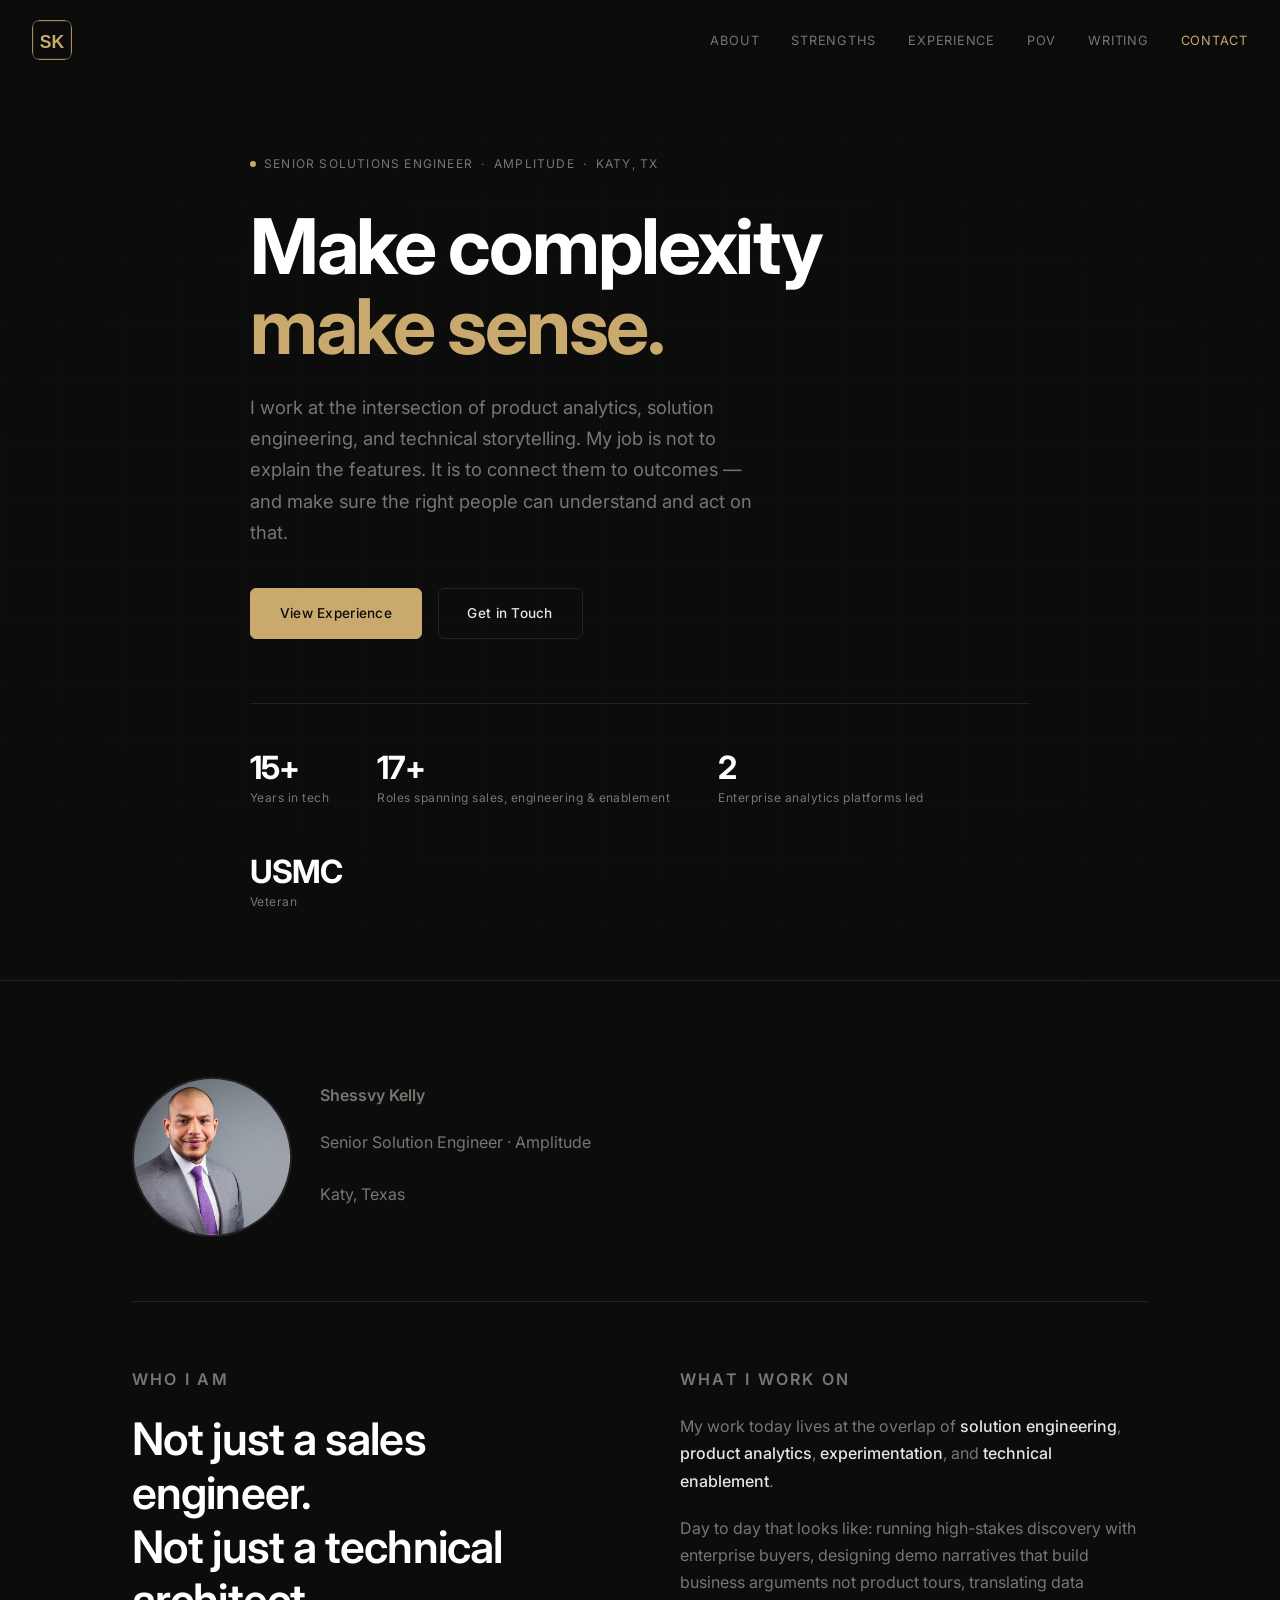
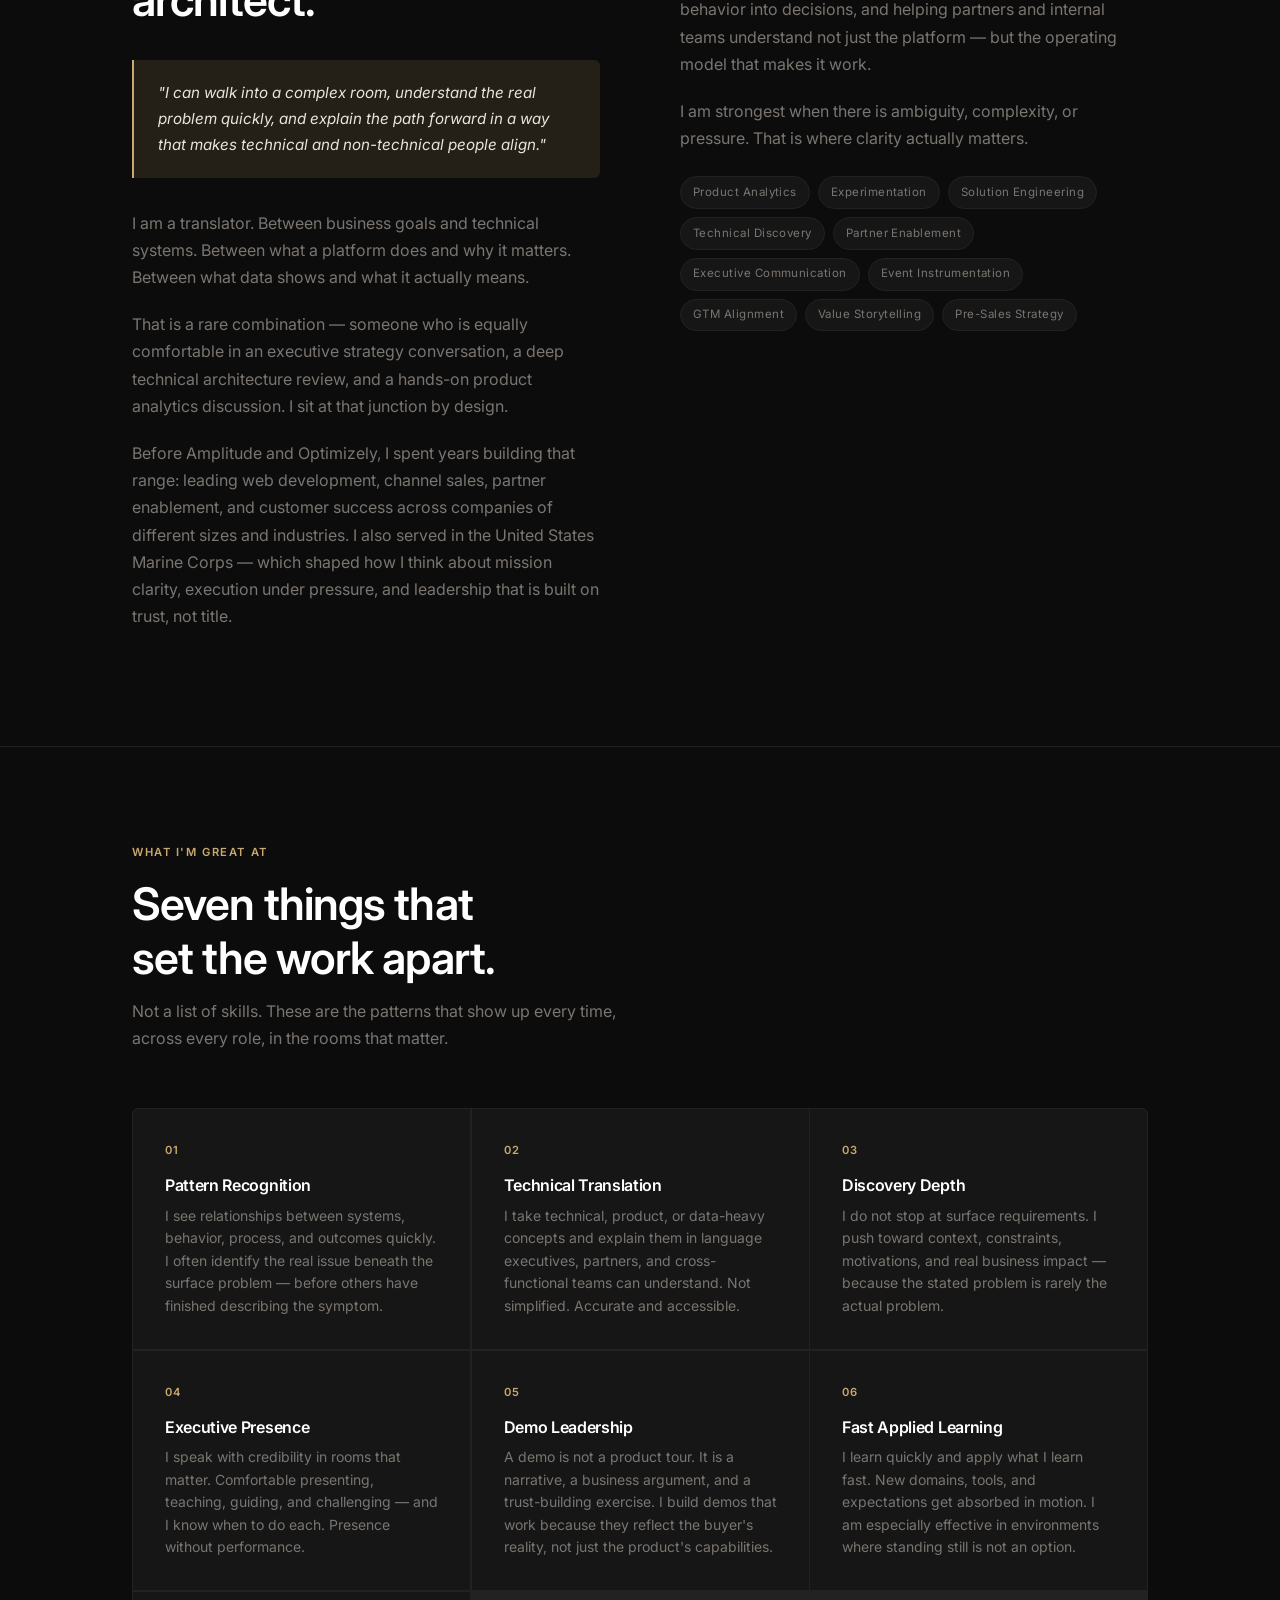
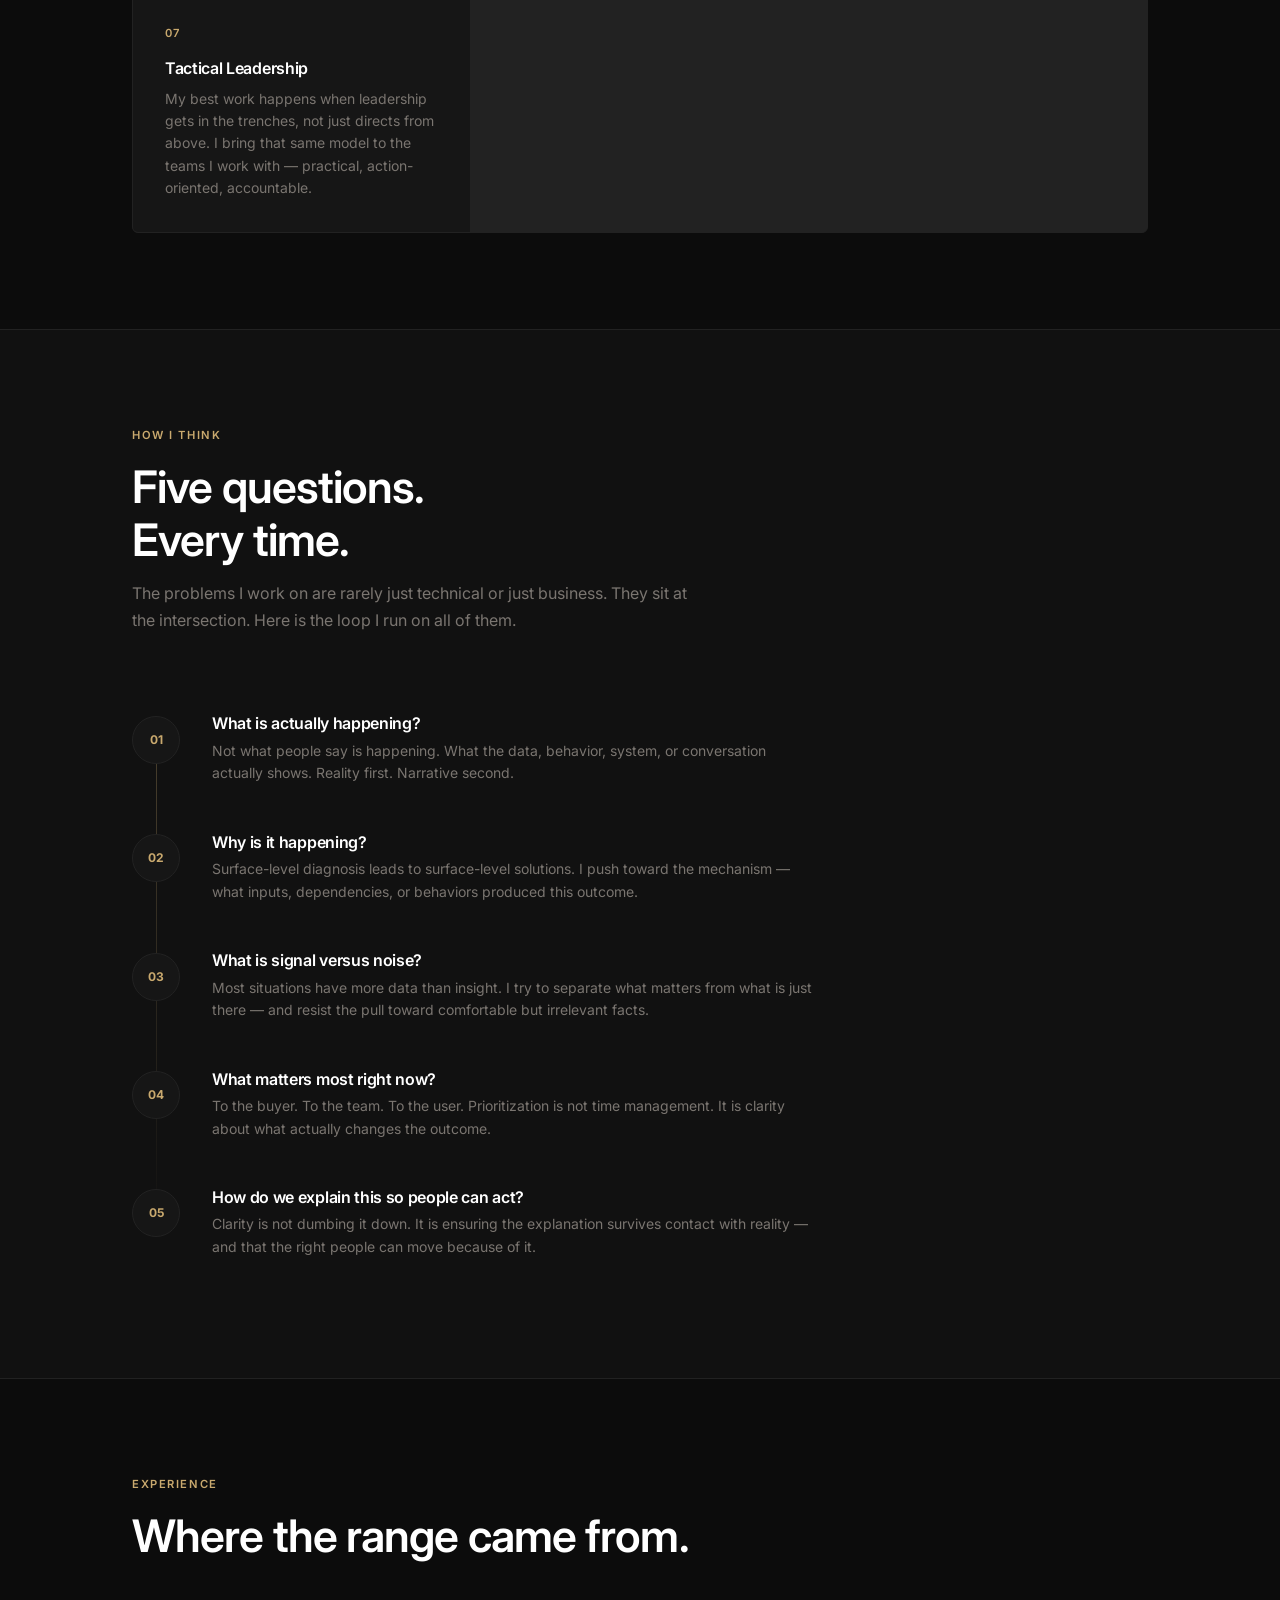
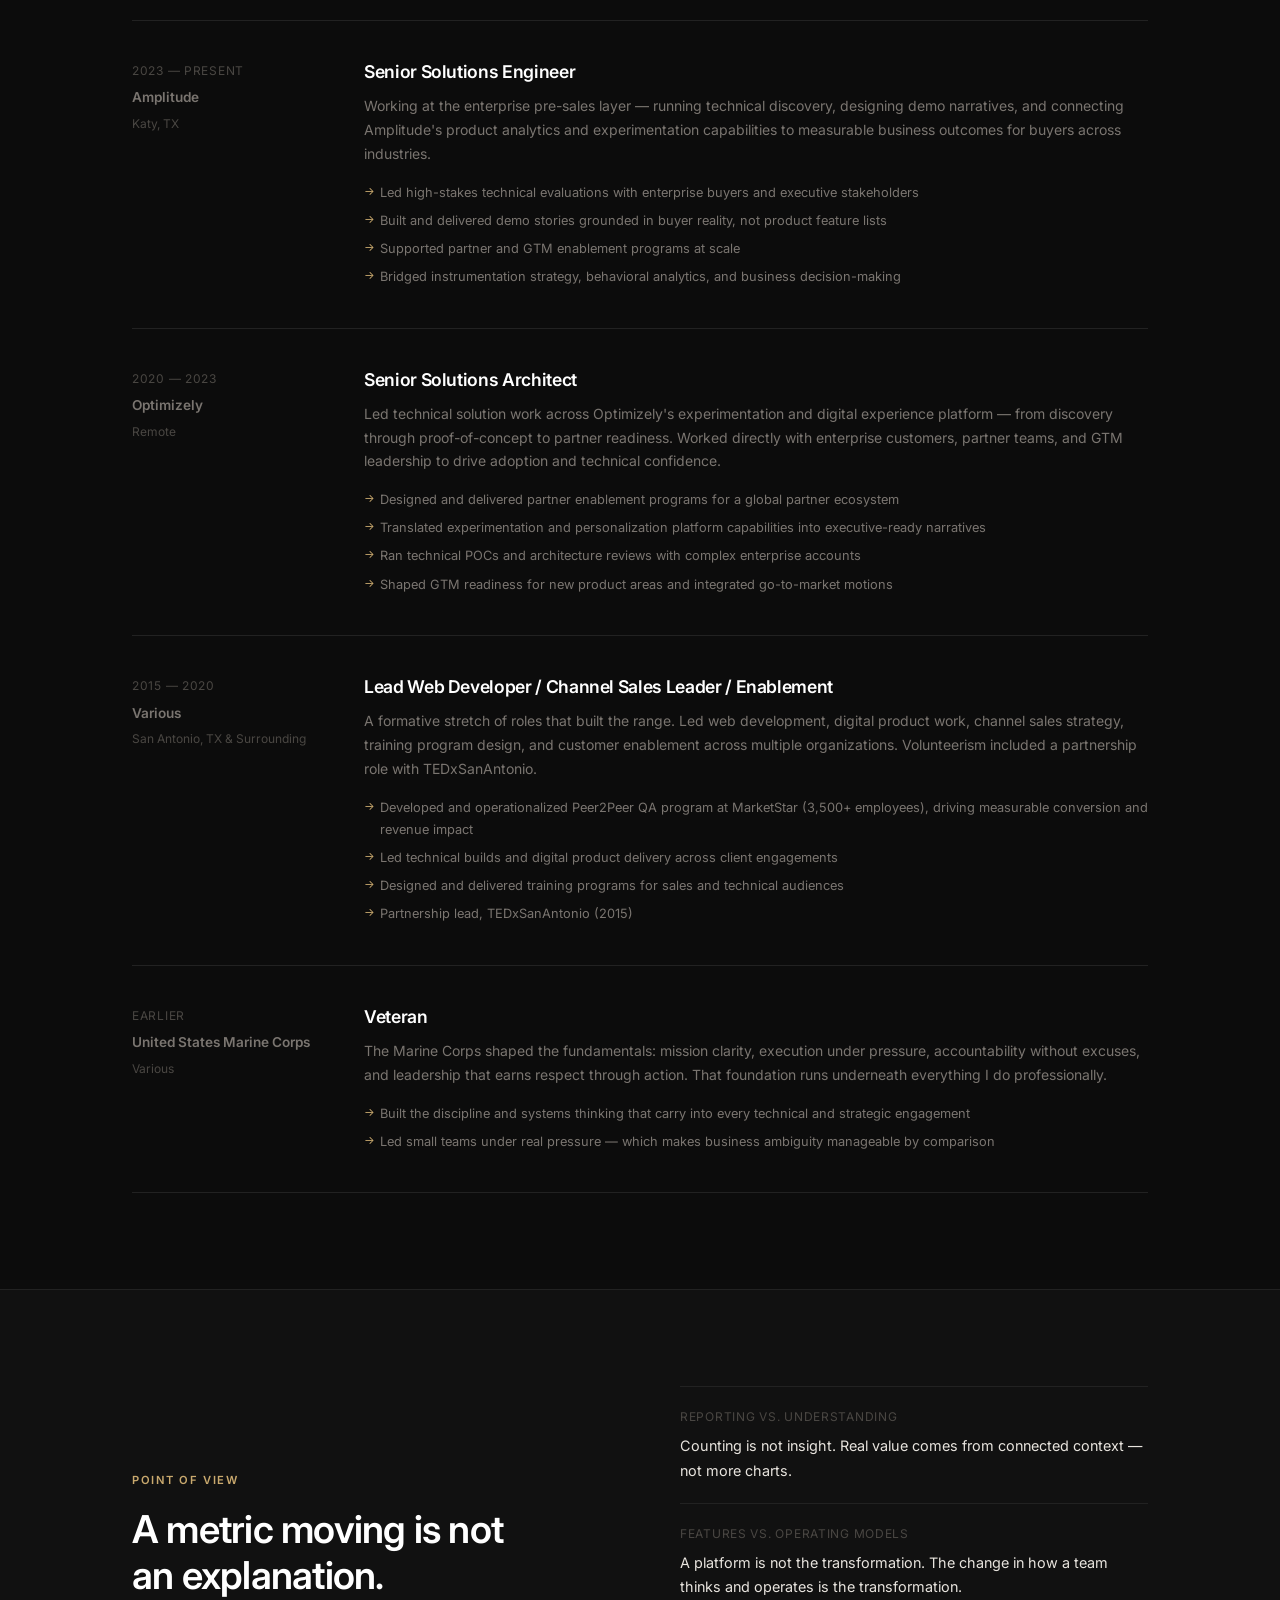
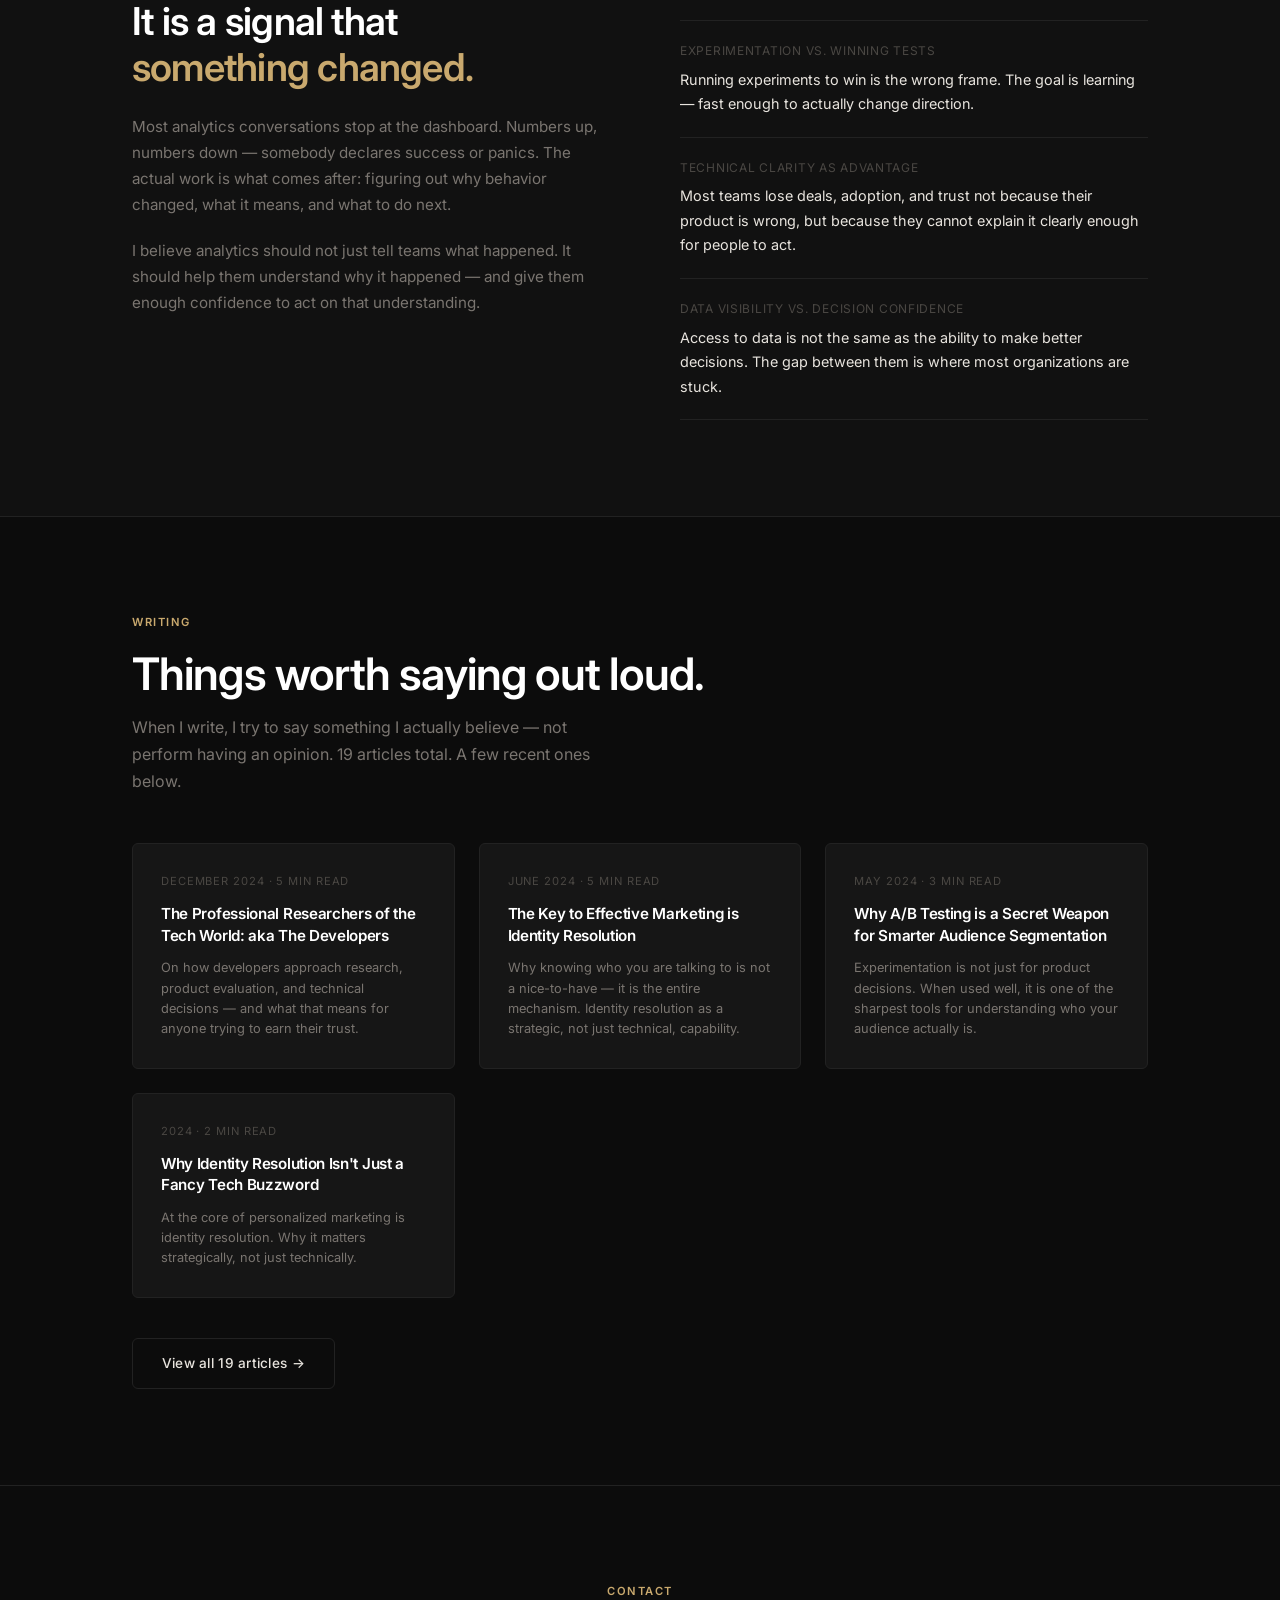
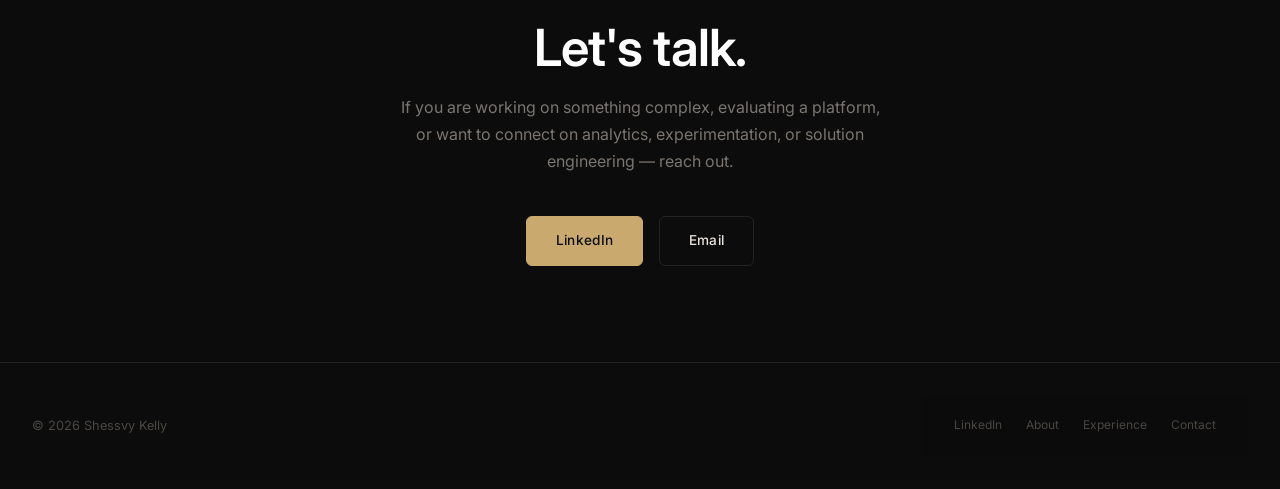
<file: index.html>
<!DOCTYPE html>
<html lang="en">
<head>
  <meta charset="UTF-8" />
  <meta name="viewport" content="width=device-width, initial-scale=1.0" />
  <title>Shessvy Kelly — Senior Solutions Engineer</title>
  <meta name="description" content="Shessvy Kelly is a Senior Solutions Engineer at Amplitude. He connects technical capability, product behavior, and business outcome in plain language." />

  <!-- Open Graph -->
  <meta property="og:title" content="Shessvy Kelly" />
  <meta property="og:description" content="Make complexity make sense." />
  <meta property="og:type" content="website" />
  <meta property="og:url" content="https://shessvy.com" />

  <!-- Fonts -->
  <link rel="preconnect" href="https://fonts.googleapis.com" />
  <link rel="preconnect" href="https://fonts.gstatic.com" crossorigin />
  <link href="https://fonts.googleapis.com/css2?family=Inter:wght@400;500;600;700&display=swap" rel="stylesheet" />

  <link rel="icon" type="image/png" sizes="32x32" href="logo132px.png" />
  <link rel="apple-touch-icon" sizes="128x128" href="logo128px.png" />
  <link rel="stylesheet" href="style.css" />

  <!-- Datadog RUM -->
  <script>
    (function(h,o,u,n,d) {
      h=h[d]=h[d]||{q:[],onReady:function(c){h.q.push(c)}}
      d=o.createElement(u);d.async=1;d.src=n;d.crossOrigin=''
      n=o.getElementsByTagName(u)[0];n.parentNode.insertBefore(d,n)
    })(window,document,'script','https://www.datadoghq-browser-agent.com/us5/v7/datadog-rum.js','DD_RUM')
    window.DD_RUM.onReady(function() {
      window.DD_RUM.init({
          applicationId: 'a935dcbd-8c27-4593-ac9b-24583ec337fc',
          clientToken: 'pub74c585990544770ee7f5a7a0e899f799',
          site: 'us5.datadoghq.com',
          service: 'shessvy',
          env: 'prod',
          version: '1.0.0',
          sessionSampleRate: 100,
          sessionReplaySampleRate: 20,
          trackResources: true,
          trackUserInteractions: true,
          trackLongTasks: true,
      });
      setTimeout(function() {
        console.log('%c[Datadog RUM] Initialized ✓', 'color: #632CA6; font-weight: bold;', {
          service: 'shessvy',
          env: 'prod',
          version: '1.0.0',
          sessionId: window.DD_RUM.getInternalContext()?.session_id,
        });
      }, 500);
    })
  </script>
</head>
<body>

  <!-- ===== NAV ===== -->
  <nav>
    <a href="index.html" class="nav-logo">
      <img src="logo.svg" alt="SK" class="nav-logo-img" />
    </a>
    <button class="nav-hamburger" aria-label="Open menu">&#9776;</button>
    <ul class="nav-links" id="nav-links">
      <button class="nav-close" id="nav-close" aria-label="Close menu">&#10005;</button>
      <li><a href="#about">About</a></li>
      <li><a href="#strengths">Strengths</a></li>
      <li><a href="experience.html">Experience</a></li>
      <li><a href="#pov">POV</a></li>
      <li><a href="writing.html">Writing</a></li>
      <li><a href="#contact" class="nav-cta">Contact</a></li>
    </ul>
  </nav>

  <!-- ===== HERO ===== -->
  <section id="hero">
    <div class="hero-grid"></div>
    <div class="container">
      <div class="hero-content">

        <div class="hero-eyebrow">
          <span class="hero-eyebrow-dot"></span>
          Senior Solutions Engineer &nbsp;·&nbsp; Amplitude &nbsp;·&nbsp; Katy, TX
        </div>

        <h1 class="hero-headline">
          Make complexity<br><em>make sense.</em>
        </h1>

        <p class="hero-sub">
          I work at the intersection of product analytics, solution engineering, and technical storytelling.
          My job is not to explain the features. It is to connect them to outcomes — and make sure
          the right people can understand and act on that.
        </p>

        <div class="hero-actions">
          <a href="experience.html" class="btn btn-primary">View Experience</a>
          <a href="#contact" class="btn btn-ghost">Get in Touch</a>
        </div>

        <div class="hero-stats">
          <div class="stat-item">
            <span class="stat-number">15+</span>
            <span class="stat-label">Years in tech</span>
          </div>
          <div class="stat-item">
            <span class="stat-number">17+</span>
            <span class="stat-label">Roles spanning sales, engineering &amp; enablement</span>
          </div>
          <div class="stat-item">
            <span class="stat-number">2</span>
            <span class="stat-label">Enterprise analytics platforms led</span>
          </div>
          <div class="stat-item">
            <span class="stat-number">USMC</span>
            <span class="stat-label">Veteran</span>
          </div>
        </div>

      </div>
    </div>
  </section>

  <!-- ===== ABOUT ===== -->
  <section id="about">
    <div class="container">
      <div class="about-photo-row">
        <img src="shessvyimage.jpeg" alt="Shessvy Kelly" class="about-photo" />
        <div class="about-photo-meta">
          <p class="about-photo-name">Shessvy Kelly</p>
          <p class="about-photo-title">Senior Solution Engineer · Amplitude</p>
          <p class="about-photo-location">Katy, Texas</p>
        </div>
      </div>
      <div class="about-grid">
        <div>
          <p class="section-label">Who I Am</p>
          <h2>Not just a sales engineer.<br>Not just a technical architect.</h2>
          <div class="about-callout">
            <p>"I can walk into a complex room, understand the real problem quickly, and explain the path forward in a way that makes technical and non-technical people align."</p>
          </div>
          <p>
            I am a translator. Between business goals and technical systems. Between what a platform does
            and why it matters. Between what data shows and what it actually means.
          </p>
          <p>
            That is a rare combination — someone who is equally comfortable in an executive strategy conversation,
            a deep technical architecture review, and a hands-on product analytics discussion. I sit at that junction by design.
          </p>
          <p>
            Before Amplitude and Optimizely, I spent years building that range: leading web development,
            channel sales, partner enablement, and customer success across companies of different sizes and industries.
            I also served in the United States Marine Corps — which shaped how I think about mission clarity,
            execution under pressure, and leadership that is built on trust, not title.
          </p>
        </div>
        <div>
          <p class="section-label fade-up">What I Work On</p>
          <p class="fade-up">
            My work today lives at the overlap of <strong>solution engineering</strong>,
            <strong>product analytics</strong>, <strong>experimentation</strong>, and
            <strong>technical enablement</strong>.
          </p>
          <p class="fade-up">
            Day to day that looks like: running high-stakes discovery with enterprise buyers,
            designing demo narratives that build business arguments not product tours,
            translating data behavior into decisions, and helping partners and internal teams
            understand not just the platform — but the operating model that makes it work.
          </p>
          <p class="fade-up">
            I am strongest when there is ambiguity, complexity, or pressure.
            That is where clarity actually matters.
          </p>
          <div class="about-tags fade-up">
            <span class="tag">Product Analytics</span>
            <span class="tag">Experimentation</span>
            <span class="tag">Solution Engineering</span>
            <span class="tag">Technical Discovery</span>
            <span class="tag">Partner Enablement</span>
            <span class="tag">Executive Communication</span>
            <span class="tag">Event Instrumentation</span>
            <span class="tag">GTM Alignment</span>
            <span class="tag">Value Storytelling</span>
            <span class="tag">Pre-Sales Strategy</span>
          </div>
        </div>
      </div>
    </div>
  </section>

  <!-- ===== STRENGTHS ===== -->

  <section id="strengths">
    <div class="container">
      <p class="section-label">What I'm Great At</p>
      <h2>Seven things that<br>set the work apart.</h2>
      <p class="section-intro">
        Not a list of skills. These are the patterns that show up every time,
        across every role, in the rooms that matter.
      </p>

      <div class="strengths-grid">
        <div class="strength-card fade-up">
          <p class="strength-num">01</p>
          <h3 class="strength-title">Pattern Recognition</h3>
          <p class="strength-desc">
            I see relationships between systems, behavior, process, and outcomes quickly.
            I often identify the real issue beneath the surface problem — before others have
            finished describing the symptom.
          </p>
        </div>
        <div class="strength-card fade-up">
          <p class="strength-num">02</p>
          <h3 class="strength-title">Technical Translation</h3>
          <p class="strength-desc">
            I take technical, product, or data-heavy concepts and explain them in language
            executives, partners, and cross-functional teams can understand. Not simplified.
            Accurate and accessible.
          </p>
        </div>
        <div class="strength-card fade-up">
          <p class="strength-num">03</p>
          <h3 class="strength-title">Discovery Depth</h3>
          <p class="strength-desc">
            I do not stop at surface requirements. I push toward context, constraints,
            motivations, and real business impact — because the stated problem is rarely
            the actual problem.
          </p>
        </div>
        <div class="strength-card fade-up">
          <p class="strength-num">04</p>
          <h3 class="strength-title">Executive Presence</h3>
          <p class="strength-desc">
            I speak with credibility in rooms that matter. Comfortable presenting, teaching,
            guiding, and challenging — and I know when to do each. Presence without performance.
          </p>
        </div>
        <div class="strength-card fade-up">
          <p class="strength-num">05</p>
          <h3 class="strength-title">Demo Leadership</h3>
          <p class="strength-desc">
            A demo is not a product tour. It is a narrative, a business argument,
            and a trust-building exercise. I build demos that work because they reflect
            the buyer's reality, not just the product's capabilities.
          </p>
        </div>
        <div class="strength-card fade-up">
          <p class="strength-num">06</p>
          <h3 class="strength-title">Fast Applied Learning</h3>
          <p class="strength-desc">
            I learn quickly and apply what I learn fast. New domains, tools, and expectations
            get absorbed in motion. I am especially effective in environments where
            standing still is not an option.
          </p>
        </div>
        <div class="strength-card fade-up">
          <p class="strength-num">07</p>
          <h3 class="strength-title">Tactical Leadership</h3>
          <p class="strength-desc">
            My best work happens when leadership gets in the trenches, not just
            directs from above. I bring that same model to the teams I work with —
            practical, action-oriented, accountable.
          </p>
        </div>
      </div>
    </div>
  </section>

  <!-- ===== HOW I THINK ===== -->
  <section id="thinking">
    <div class="container">
      <p class="section-label">How I Think</p>
      <h2>Five questions.<br>Every time.</h2>
      <p class="section-intro">
        The problems I work on are rarely just technical or just business. They sit at the intersection.
        Here is the loop I run on all of them.
      </p>

      <div class="thinking-steps">

        <div class="thinking-step fade-up">
          <div class="step-marker">01</div>
          <div class="step-content">
            <h3>What is actually happening?</h3>
            <p>Not what people say is happening. What the data, behavior, system, or conversation actually shows. Reality first. Narrative second.</p>
          </div>
        </div>

        <div class="thinking-step fade-up">
          <div class="step-marker">02</div>
          <div class="step-content">
            <h3>Why is it happening?</h3>
            <p>Surface-level diagnosis leads to surface-level solutions. I push toward the mechanism — what inputs, dependencies, or behaviors produced this outcome.</p>
          </div>
        </div>

        <div class="thinking-step fade-up">
          <div class="step-marker">03</div>
          <div class="step-content">
            <h3>What is signal versus noise?</h3>
            <p>Most situations have more data than insight. I try to separate what matters from what is just there — and resist the pull toward comfortable but irrelevant facts.</p>
          </div>
        </div>

        <div class="thinking-step fade-up">
          <div class="step-marker">04</div>
          <div class="step-content">
            <h3>What matters most right now?</h3>
            <p>To the buyer. To the team. To the user. Prioritization is not time management. It is clarity about what actually changes the outcome.</p>
          </div>
        </div>

        <div class="thinking-step fade-up">
          <div class="step-marker">05</div>
          <div class="step-content">
            <h3>How do we explain this so people can act?</h3>
            <p>Clarity is not dumbing it down. It is ensuring the explanation survives contact with reality — and that the right people can move because of it.</p>
          </div>
        </div>

      </div>
    </div>
  </section>

  <!-- ===== EXPERIENCE ===== -->
  <section id="experience">
    <div class="container">
      <p class="section-label">Experience</p>
      <h2>Where the range came from.</h2>

      <div class="exp-list">

        <div class="exp-item fade-up">
          <div class="exp-meta">
            <span class="exp-period">2023 — Present</span>
            <span class="exp-company">Amplitude</span>
            <span class="exp-location">Katy, TX</span>
          </div>
          <div class="exp-body">
            <h3 class="exp-title">Senior Solutions Engineer</h3>
            <p class="exp-desc">
              Working at the enterprise pre-sales layer — running technical discovery, designing
              demo narratives, and connecting Amplitude's product analytics and experimentation
              capabilities to measurable business outcomes for buyers across industries.
            </p>
            <div class="exp-highlights">
              <span class="exp-highlight">Led high-stakes technical evaluations with enterprise buyers and executive stakeholders</span>
              <span class="exp-highlight">Built and delivered demo stories grounded in buyer reality, not product feature lists</span>
              <span class="exp-highlight">Supported partner and GTM enablement programs at scale</span>
              <span class="exp-highlight">Bridged instrumentation strategy, behavioral analytics, and business decision-making</span>
            </div>
          </div>
        </div>

        <div class="exp-item fade-up">
          <div class="exp-meta">
            <span class="exp-period">2020 — 2023</span>
            <span class="exp-company">Optimizely</span>
            <span class="exp-location">Remote</span>
          </div>
          <div class="exp-body">
            <h3 class="exp-title">Senior Solutions Architect</h3>
            <p class="exp-desc">
              Led technical solution work across Optimizely's experimentation and digital experience
              platform — from discovery through proof-of-concept to partner readiness. Worked directly
              with enterprise customers, partner teams, and GTM leadership to drive adoption and technical confidence.
            </p>
            <div class="exp-highlights">
              <span class="exp-highlight">Designed and delivered partner enablement programs for a global partner ecosystem</span>
              <span class="exp-highlight">Translated experimentation and personalization platform capabilities into executive-ready narratives</span>
              <span class="exp-highlight">Ran technical POCs and architecture reviews with complex enterprise accounts</span>
              <span class="exp-highlight">Shaped GTM readiness for new product areas and integrated go-to-market motions</span>
            </div>
          </div>
        </div>

        <div class="exp-item fade-up">
          <div class="exp-meta">
            <span class="exp-period">2015 — 2020</span>
            <span class="exp-company">Various</span>
            <span class="exp-location">San Antonio, TX &amp; Surrounding</span>
          </div>
          <div class="exp-body">
            <h3 class="exp-title">Lead Web Developer / Channel Sales Leader / Enablement</h3>
            <p class="exp-desc">
              A formative stretch of roles that built the range. Led web development, digital product work,
              channel sales strategy, training program design, and customer enablement across multiple organizations.
              Volunteerism included a partnership role with TEDxSanAntonio.
            </p>
            <div class="exp-highlights">
              <span class="exp-highlight">Developed and operationalized Peer2Peer QA program at MarketStar (3,500+ employees), driving measurable conversion and revenue impact</span>
              <span class="exp-highlight">Led technical builds and digital product delivery across client engagements</span>
              <span class="exp-highlight">Designed and delivered training programs for sales and technical audiences</span>
              <span class="exp-highlight">Partnership lead, TEDxSanAntonio (2015)</span>
            </div>
          </div>
        </div>

        <div class="exp-item fade-up">
          <div class="exp-meta">
            <span class="exp-period">Earlier</span>
            <span class="exp-company">United States Marine Corps</span>
            <span class="exp-location">Various</span>
          </div>
          <div class="exp-body">
            <h3 class="exp-title">Veteran</h3>
            <p class="exp-desc">
              The Marine Corps shaped the fundamentals: mission clarity, execution under pressure,
              accountability without excuses, and leadership that earns respect through action.
              That foundation runs underneath everything I do professionally.
            </p>
            <div class="exp-highlights">
              <span class="exp-highlight">Built the discipline and systems thinking that carry into every technical and strategic engagement</span>
              <span class="exp-highlight">Led small teams under real pressure — which makes business ambiguity manageable by comparison</span>
            </div>
          </div>
        </div>

      </div>
    </div>
  </section>

  <!-- ===== POINT OF VIEW ===== -->
  <section id="pov">
    <div class="container">
      <div class="pov-grid">
        <div>
          <p class="section-label">Point of View</p>
          <h2 class="pov-headline">
            A metric moving is not<br>an explanation.<br>
            It is a signal that<br><em>something changed.</em>
          </h2>
          <div class="pov-body">
            <p>
              Most analytics conversations stop at the dashboard. Numbers up, numbers down —
              somebody declares success or panics. The actual work is what comes after:
              figuring out why behavior changed, what it means, and what to do next.
            </p>
            <p>
              I believe analytics should not just tell teams what happened.
              It should help them understand why it happened — and give them
              enough confidence to act on that understanding.
            </p>
          </div>
        </div>

        <div class="pov-beliefs">
          <div class="pov-belief fade-up">
            <p class="pov-belief-q">Reporting vs. Understanding</p>
            <p class="pov-belief-a">Counting is not insight. Real value comes from connected context — not more charts.</p>
          </div>
          <div class="pov-belief fade-up">
            <p class="pov-belief-q">Features vs. Operating Models</p>
            <p class="pov-belief-a">A platform is not the transformation. The change in how a team thinks and operates is the transformation.</p>
          </div>
          <div class="pov-belief fade-up">
            <p class="pov-belief-q">Experimentation vs. Winning Tests</p>
            <p class="pov-belief-a">Running experiments to win is the wrong frame. The goal is learning — fast enough to actually change direction.</p>
          </div>
          <div class="pov-belief fade-up">
            <p class="pov-belief-q">Technical Clarity as Advantage</p>
            <p class="pov-belief-a">Most teams lose deals, adoption, and trust not because their product is wrong, but because they cannot explain it clearly enough for people to act.</p>
          </div>
          <div class="pov-belief fade-up">
            <p class="pov-belief-q">Data Visibility vs. Decision Confidence</p>
            <p class="pov-belief-a">Access to data is not the same as the ability to make better decisions. The gap between them is where most organizations are stuck.</p>
          </div>
        </div>
      </div>
    </div>
  </section>

  <!-- ===== WRITING ===== -->
  <section id="writing">
    <div class="container">
      <p class="section-label">Writing</p>
      <h2>Things worth saying out loud.</h2>
      <p class="section-intro">
        When I write, I try to say something I actually believe — not perform having an opinion.
        19 articles total. A few recent ones below.
      </p>

      <div class="articles-grid">
        <a href="https://www.linkedin.com/pulse/professional-researchers-tech-world-aka-developers-shessvy-lepekelly-mrgsc" target="_blank" rel="noopener" class="article-card fade-up" style="text-decoration: none;">
          <p class="article-date">December 2024 · 5 min read</p>
          <h3 class="article-title">The Professional Researchers of the Tech World: aka The Developers</h3>
          <p class="article-excerpt">On how developers approach research, product evaluation, and technical decisions — and what that means for anyone trying to earn their trust.</p>
        </a>
        <a href="https://www.linkedin.com/pulse/key-effective-marketing-identity-resolution-shessvy-lepekelly-ooojc" target="_blank" rel="noopener" class="article-card fade-up" style="text-decoration: none;">
          <p class="article-date">June 2024 · 5 min read</p>
          <h3 class="article-title">The Key to Effective Marketing is Identity Resolution</h3>
          <p class="article-excerpt">Why knowing who you are talking to is not a nice-to-have — it is the entire mechanism. Identity resolution as a strategic, not just technical, capability.</p>
        </a>
        <a href="https://www.linkedin.com/pulse/why-ab-testing-secret-weapon-smarter-audience-shessvy-lepekelly-4xktc" target="_blank" rel="noopener" class="article-card fade-up" style="text-decoration: none;">
          <p class="article-date">May 2024 · 3 min read</p>
          <h3 class="article-title">Why A/B Testing is a Secret Weapon for Smarter Audience Segmentation</h3>
          <p class="article-excerpt">Experimentation is not just for product decisions. When used well, it is one of the sharpest tools for understanding who your audience actually is.</p>
        </a>
        <a href="https://www.linkedin.com/pulse/why-identity-resolution-isnt-just-fancy-tech-buzzword-lepekelly-g0cuf" target="_blank" rel="noopener" class="article-card fade-up" style="text-decoration: none;">
          <p class="article-date">2024 · 2 min read</p>
          <h3 class="article-title">Why Identity Resolution Isn't Just a Fancy Tech Buzzword</h3>
          <p class="article-excerpt">At the core of personalized marketing is identity resolution. Why it matters strategically, not just technically.</p>
        </a>
      </div>
      <div style="margin-top: 2.5rem;">
        <a href="writing.html" class="btn btn-ghost">View all 19 articles →</a>
      </div>
    </div>
  </section>

  <!-- ===== CONTACT ===== -->
  <section id="contact">
    <div class="container">
      <p class="section-label">Contact</p>
      <h2>Let's talk.</h2>
      <p class="section-intro">
        If you are working on something complex, evaluating a platform, or want to connect
        on analytics, experimentation, or solution engineering — reach out.
      </p>
      <div class="contact-links">
        <a href="https://www.linkedin.com/in/shessvy" target="_blank" rel="noopener" class="btn btn-primary">
          LinkedIn
        </a>
        <a href="mailto:shessvy@shessvy.com" class="btn btn-ghost">
          Email
        </a>
      </div>
    </div>
  </section>

  <!-- ===== FOOTER ===== -->
  <footer>
    <p class="footer-name">© 2026 Shessvy Kelly</p>
    <nav class="footer-links">
      <a href="https://www.linkedin.com/in/shessvy" target="_blank" rel="noopener">LinkedIn</a>
      <a href="#about">About</a>
      <a href="experience.html">Experience</a>
      <a href="#contact">Contact</a>
    </nav>
  </footer>

  <script src="script.js"></script>
</body>
</html>
</file>
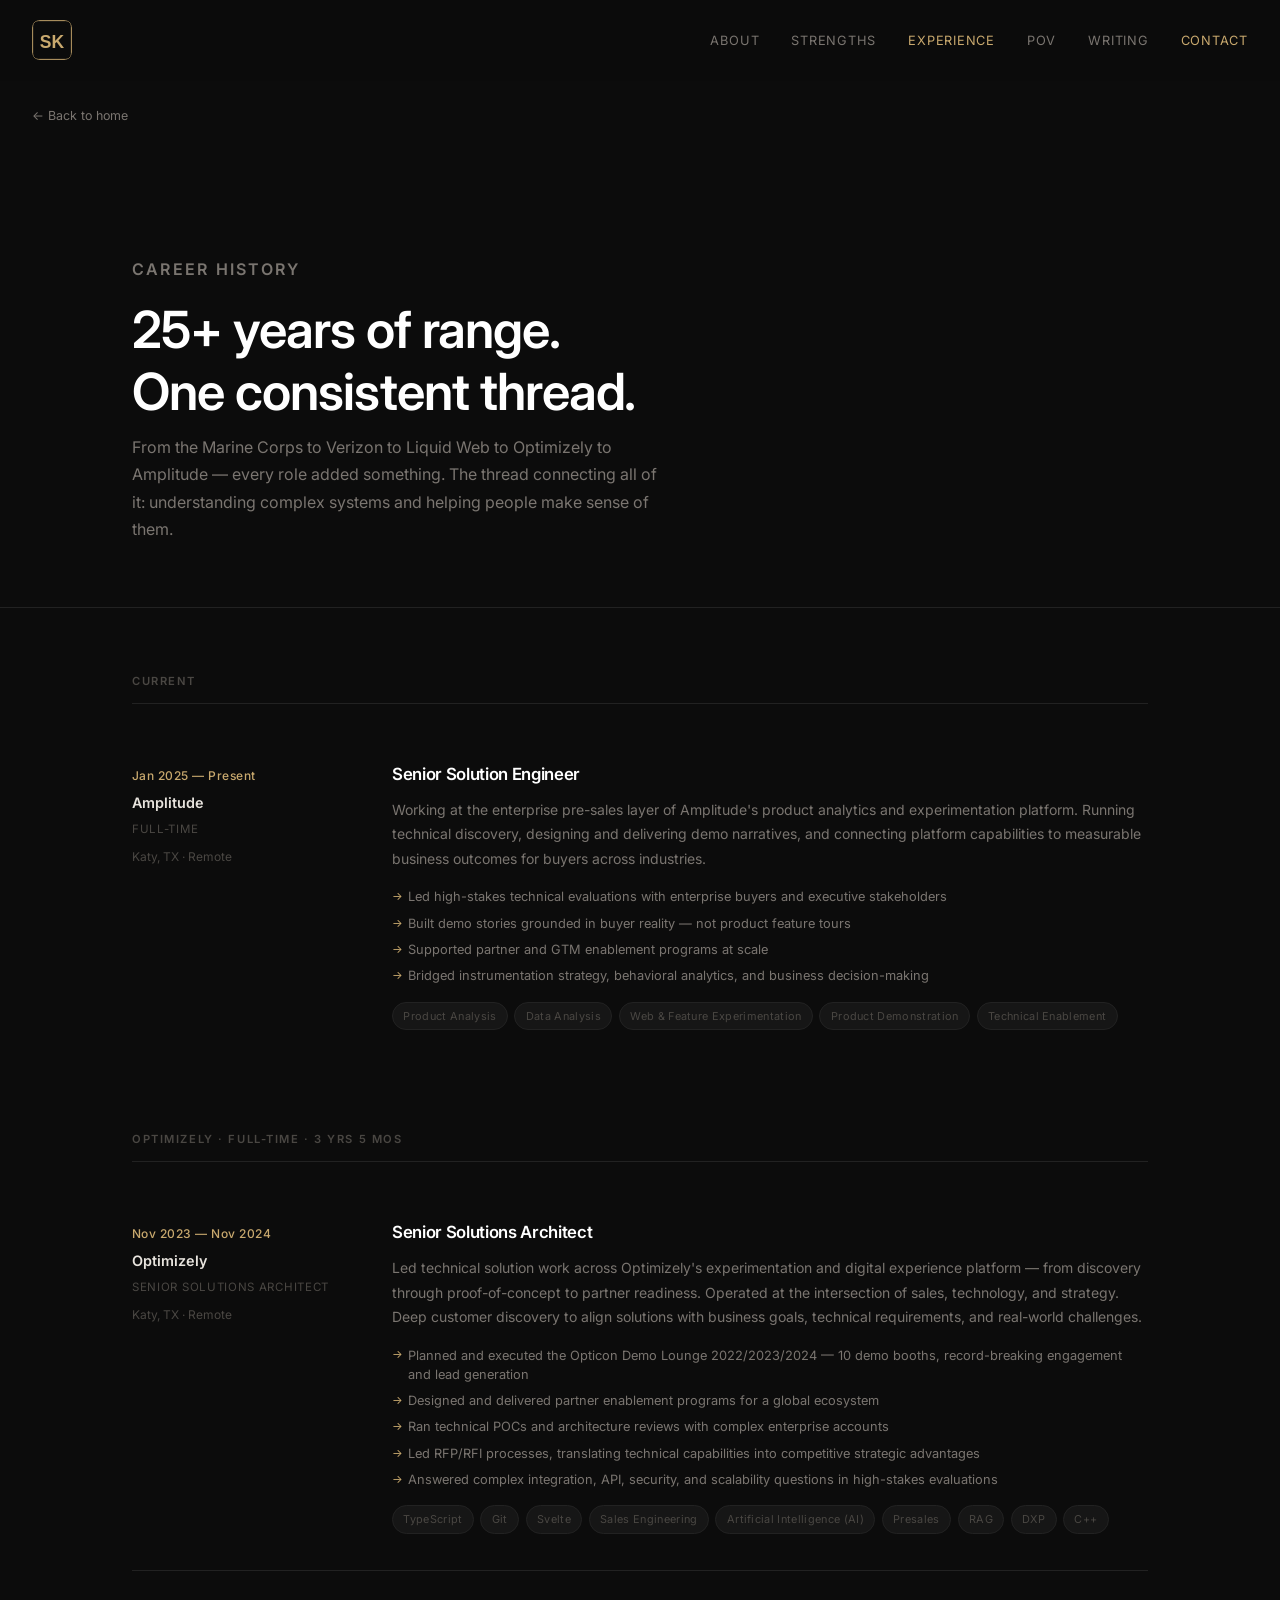
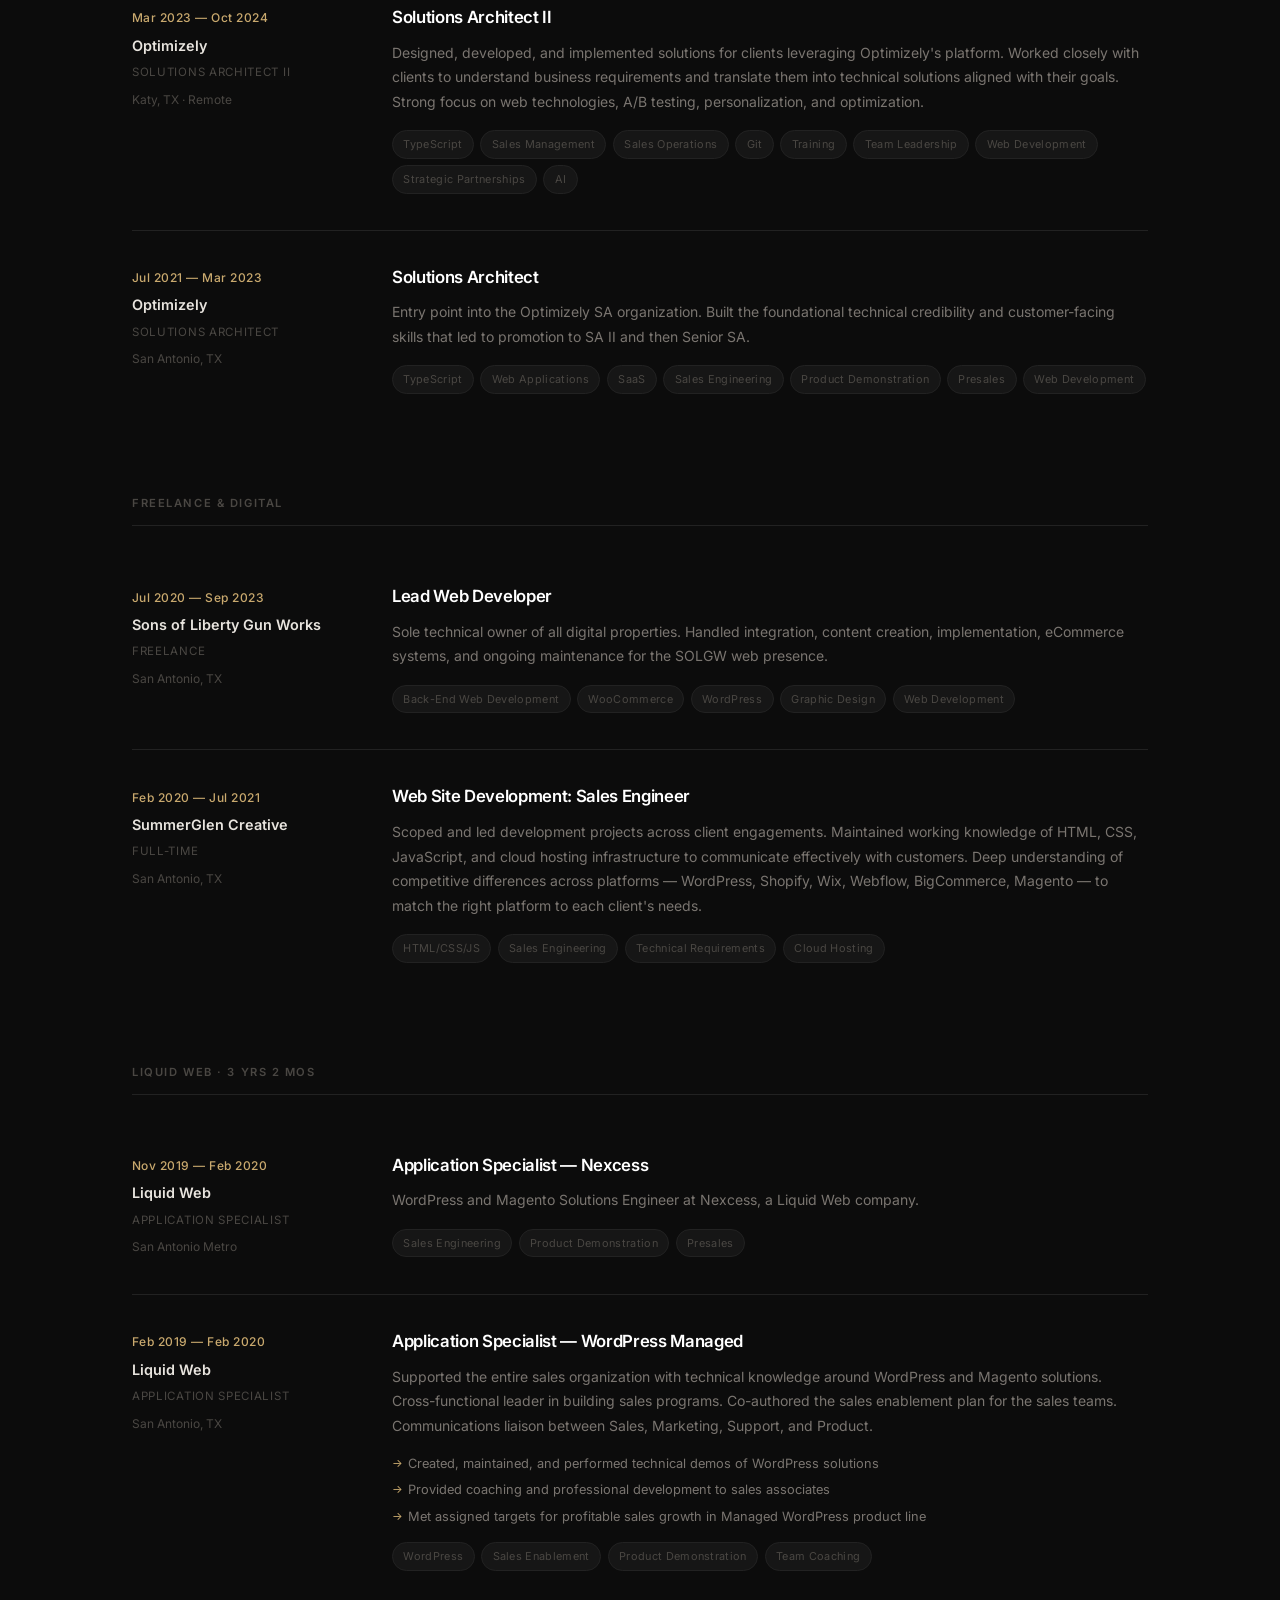
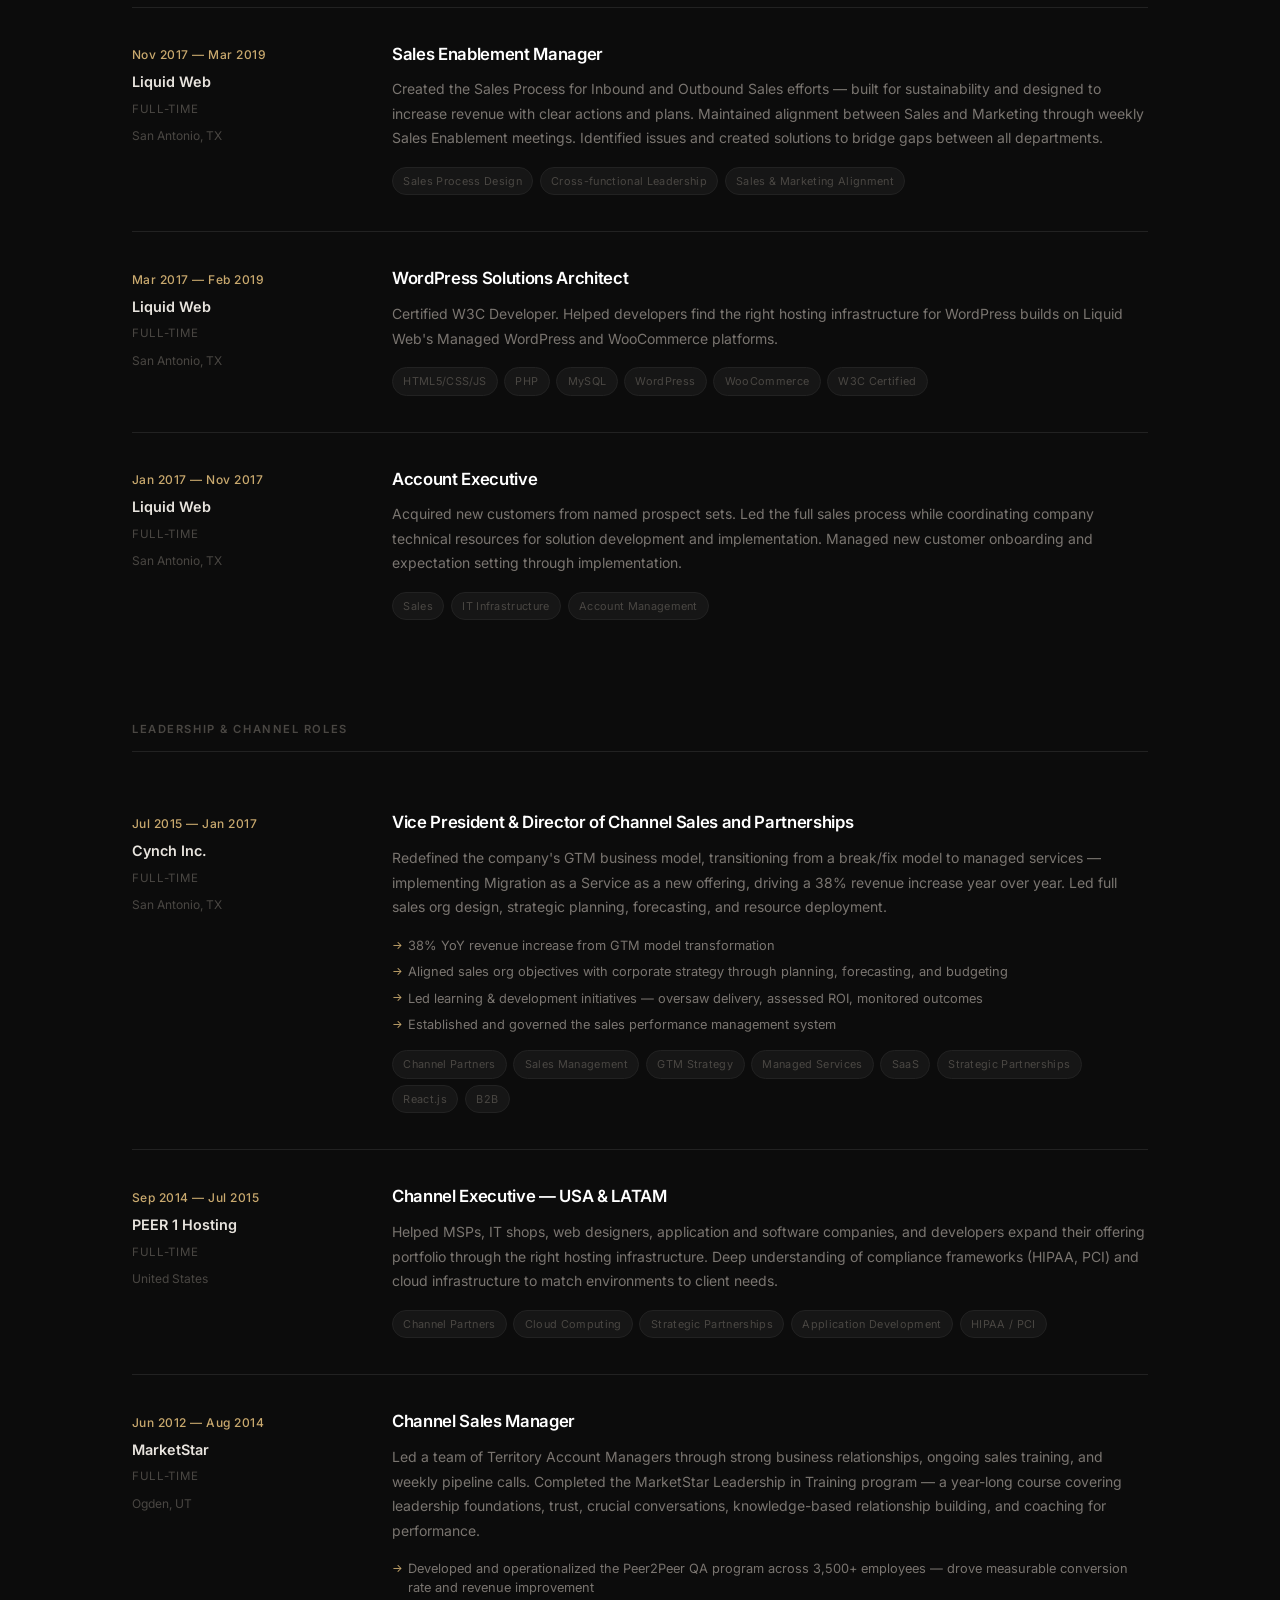
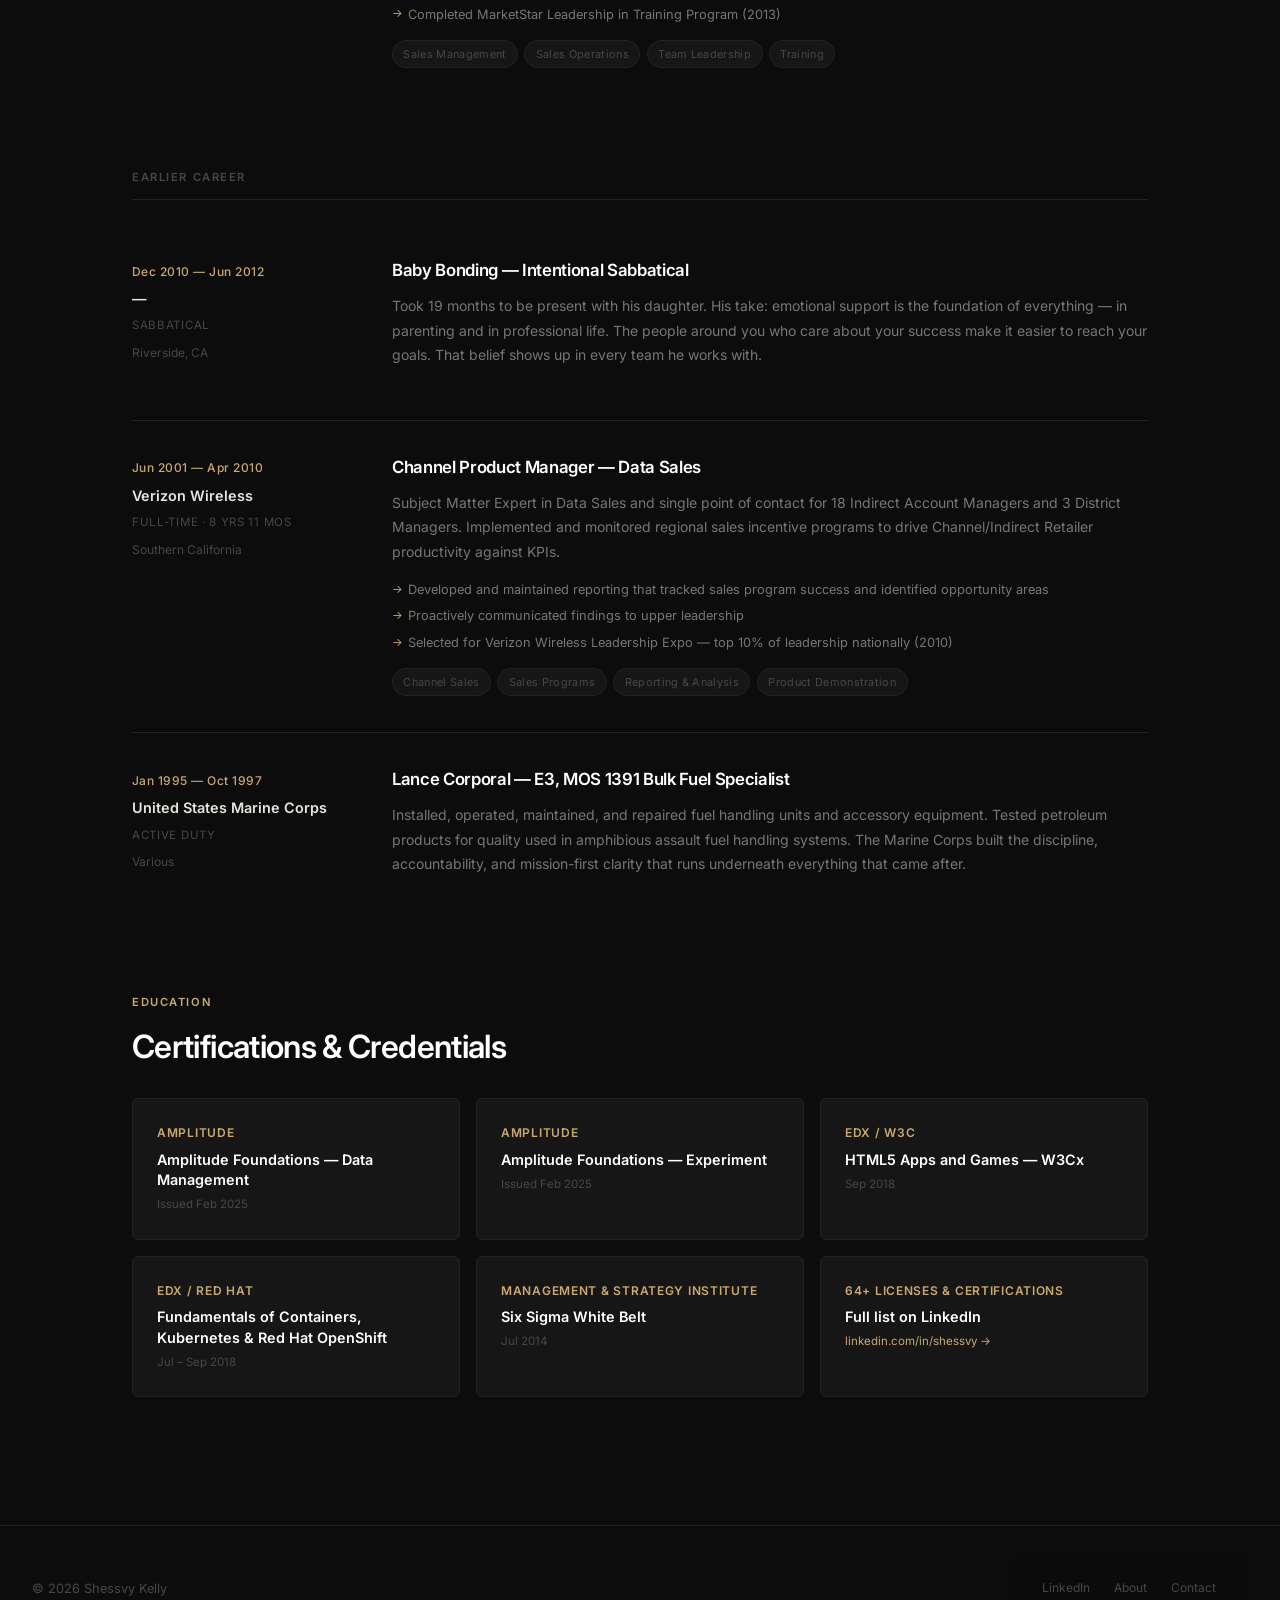
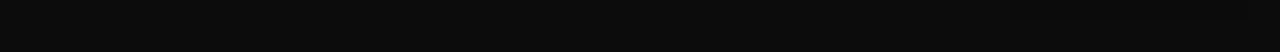
<file: experience.html>
<!DOCTYPE html>
<html lang="en">
<head>
  <meta charset="UTF-8" />
  <meta name="viewport" content="width=device-width, initial-scale=1.0" />
  <title>Experience — Shessvy Kelly</title>
  <meta name="description" content="Full career history of Shessvy Kelly — Senior Solution Engineer, Solutions Architect, sales leader, web developer, and Marine Corps veteran." />
  <link rel="preconnect" href="https://fonts.googleapis.com" />
  <link rel="preconnect" href="https://fonts.gstatic.com" crossorigin />
  <link href="https://fonts.googleapis.com/css2?family=Inter:wght@400;500;600;700&display=swap" rel="stylesheet" />
  <link rel="icon" type="image/png" sizes="32x32" href="logo132px.png" />
  <link rel="apple-touch-icon" sizes="128x128" href="logo128px.png" />
  <link rel="stylesheet" href="style.css" />
  <style>
    /* Experience page specific overrides */
    .exp-page-hero {
      padding: 8rem 0 4rem;
      border-bottom: 1px solid var(--border);
    }

    .exp-page-hero h1 {
      font-size: clamp(2rem, 4vw, 3.5rem);
      color: var(--white);
      margin-bottom: 0.75rem;
    }

    .exp-page-hero p {
      color: var(--text-muted);
      max-width: 540px;
      font-size: 1rem;
    }

    .exp-full-section {
      padding: 4rem 0;
    }

    .exp-group {
      margin-bottom: 4rem;
    }

    .exp-group-label {
      font-size: 0.7rem;
      font-weight: 600;
      letter-spacing: 0.14em;
      text-transform: uppercase;
      color: var(--text-dim);
      margin-bottom: 1.5rem;
      padding-bottom: 0.75rem;
      border-bottom: 1px solid var(--border);
    }

    .exp-full-item {
      display: grid;
      grid-template-columns: 220px 1fr;
      gap: 2.5rem;
      padding: 2.25rem 0;
      border-bottom: 1px solid var(--border);
    }

    .exp-full-item:last-child {
      border-bottom: none;
    }

    .exp-full-meta {
      display: flex;
      flex-direction: column;
      gap: 0.3rem;
      padding-top: 0.1rem;
    }

    .exp-full-period {
      font-size: 0.75rem;
      color: var(--accent);
      letter-spacing: 0.04em;
      font-weight: 500;
    }

    .exp-full-company {
      font-size: 0.9rem;
      font-weight: 600;
      color: var(--text);
    }

    .exp-full-type {
      font-size: 0.72rem;
      color: var(--text-dim);
      text-transform: uppercase;
      letter-spacing: 0.06em;
    }

    .exp-full-location {
      font-size: 0.75rem;
      color: var(--text-dim);
      margin-top: 0.15rem;
    }

    .exp-full-body {}

    .exp-full-title {
      font-size: 1.05rem;
      font-weight: 600;
      color: var(--white);
      margin-bottom: 0.75rem;
      line-height: 1.3;
    }

    .exp-full-desc {
      font-size: 0.875rem;
      color: var(--text-muted);
      line-height: 1.75;
      margin-bottom: 1rem;
    }

    .exp-full-skills {
      display: flex;
      flex-wrap: wrap;
      gap: 0.4rem;
      margin-top: 0.75rem;
    }

    .exp-full-skill {
      font-size: 0.68rem;
      padding: 0.25rem 0.65rem;
      border-radius: 999px;
      border: 1px solid var(--border);
      color: var(--text-dim);
      letter-spacing: 0.03em;
      background: var(--bg-card);
    }

    .exp-highlights {
      display: flex;
      flex-direction: column;
      gap: 0.45rem;
      margin-bottom: 1rem;
    }

    .exp-highlight {
      font-size: 0.8rem;
      color: var(--text-muted);
      padding-left: 1rem;
      position: relative;
      line-height: 1.5;
    }

    .exp-highlight::before {
      content: '→';
      position: absolute;
      left: 0;
      color: var(--accent);
      font-size: 0.7rem;
      top: 0.05rem;
    }

    /* Education & Certs section */
    .edu-grid {
      display: grid;
      grid-template-columns: repeat(auto-fit, minmax(300px, 1fr));
      gap: 1rem;
    }

    .edu-card {
      background: var(--bg-card);
      border: 1px solid var(--border);
      border-radius: var(--radius);
      padding: 1.5rem;
    }

    .edu-card-school {
      font-size: 0.75rem;
      color: var(--accent);
      font-weight: 600;
      letter-spacing: 0.06em;
      text-transform: uppercase;
      margin-bottom: 0.4rem;
    }

    .edu-card-degree {
      font-size: 0.9rem;
      font-weight: 600;
      color: var(--white);
      margin-bottom: 0.3rem;
      line-height: 1.4;
    }

    .edu-card-date {
      font-size: 0.72rem;
      color: var(--text-dim);
    }

    .section-title {
      font-size: clamp(1.4rem, 3vw, 2rem);
      color: var(--white);
      margin-bottom: 2rem;
    }

    @media (max-width: 768px) {
      .exp-full-item {
        grid-template-columns: 1fr;
        gap: 0.5rem;
      }

      .exp-full-meta {
        flex-direction: row;
        flex-wrap: wrap;
        align-items: center;
        gap: 0.5rem;
      }
    }
  </style>
</head>
<body>

  <!-- NAV -->
  <nav>
    <a href="index.html" class="nav-logo">
      <img src="logo.svg" alt="SK" class="nav-logo-img" />
    </a>
    <button class="nav-hamburger" aria-label="Open menu">&#9776;</button>
    <ul class="nav-links" id="nav-links">
      <button class="nav-close" id="nav-close" aria-label="Close menu">&#10005;</button>
      <li><a href="index.html#about">About</a></li>
      <li><a href="index.html#strengths">Strengths</a></li>
      <li><a href="experience.html" style="color: var(--accent);">Experience</a></li>
      <li><a href="index.html#pov">POV</a></li>
      <li><a href="index.html#writing">Writing</a></li>
      <li><a href="index.html#contact" class="nav-cta">Contact</a></li>
    </ul>
  </nav>

  <a href="index.html" class="back-home">← Back to home</a>

  <!-- HERO -->
  <div class="exp-page-hero">
    <div class="container">
      <p class="section-label">Career History</p>
      <h1>25+ years of range.<br>One consistent thread.</h1>
      <p>From the Marine Corps to Verizon to Liquid Web to Optimizely to Amplitude — every role added something. The thread connecting all of it: understanding complex systems and helping people make sense of them.</p>
    </div>
  </div>

  <!-- FULL EXPERIENCE -->
  <div class="exp-full-section">
    <div class="container">

      <!-- CURRENT -->
      <div class="exp-group">
        <p class="exp-group-label">Current</p>

        <div class="exp-full-item fade-up">
          <div class="exp-full-meta">
            <span class="exp-full-period">Jan 2025 — Present</span>
            <span class="exp-full-company">Amplitude</span>
            <span class="exp-full-type">Full-time</span>
            <span class="exp-full-location">Katy, TX · Remote</span>
          </div>
          <div class="exp-full-body">
            <h3 class="exp-full-title">Senior Solution Engineer</h3>
            <p class="exp-full-desc">
              Working at the enterprise pre-sales layer of Amplitude's product analytics and experimentation platform.
              Running technical discovery, designing and delivering demo narratives, and connecting platform capabilities
              to measurable business outcomes for buyers across industries.
            </p>
            <div class="exp-highlights">
              <span class="exp-highlight">Led high-stakes technical evaluations with enterprise buyers and executive stakeholders</span>
              <span class="exp-highlight">Built demo stories grounded in buyer reality — not product feature tours</span>
              <span class="exp-highlight">Supported partner and GTM enablement programs at scale</span>
              <span class="exp-highlight">Bridged instrumentation strategy, behavioral analytics, and business decision-making</span>
            </div>
            <div class="exp-full-skills">
              <span class="exp-full-skill">Product Analysis</span>
              <span class="exp-full-skill">Data Analysis</span>
              <span class="exp-full-skill">Web &amp; Feature Experimentation</span>
              <span class="exp-full-skill">Product Demonstration</span>
              <span class="exp-full-skill">Technical Enablement</span>
            </div>
          </div>
        </div>
      </div>

      <!-- OPTIMIZELY -->
      <div class="exp-group">
        <p class="exp-group-label">Optimizely · Full-time · 3 yrs 5 mos</p>

        <div class="exp-full-item fade-up">
          <div class="exp-full-meta">
            <span class="exp-full-period">Nov 2023 — Nov 2024</span>
            <span class="exp-full-company">Optimizely</span>
            <span class="exp-full-type">Senior Solutions Architect</span>
            <span class="exp-full-location">Katy, TX · Remote</span>
          </div>
          <div class="exp-full-body">
            <h3 class="exp-full-title">Senior Solutions Architect</h3>
            <p class="exp-full-desc">
              Led technical solution work across Optimizely's experimentation and digital experience platform —
              from discovery through proof-of-concept to partner readiness. Operated at the intersection of
              sales, technology, and strategy. Deep customer discovery to align solutions with business goals,
              technical requirements, and real-world challenges.
            </p>
            <div class="exp-highlights">
              <span class="exp-highlight">Planned and executed the Opticon Demo Lounge 2022/2023/2024 — 10 demo booths, record-breaking engagement and lead generation</span>
              <span class="exp-highlight">Designed and delivered partner enablement programs for a global ecosystem</span>
              <span class="exp-highlight">Ran technical POCs and architecture reviews with complex enterprise accounts</span>
              <span class="exp-highlight">Led RFP/RFI processes, translating technical capabilities into competitive strategic advantages</span>
              <span class="exp-highlight">Answered complex integration, API, security, and scalability questions in high-stakes evaluations</span>
            </div>
            <div class="exp-full-skills">
              <span class="exp-full-skill">TypeScript</span>
              <span class="exp-full-skill">Git</span>
              <span class="exp-full-skill">Svelte</span>
              <span class="exp-full-skill">Sales Engineering</span>
              <span class="exp-full-skill">Artificial Intelligence (AI)</span>
              <span class="exp-full-skill">Presales</span>
              <span class="exp-full-skill">RAG</span>
              <span class="exp-full-skill">DXP</span>
              <span class="exp-full-skill">C++</span>
            </div>
          </div>
        </div>

        <div class="exp-full-item fade-up">
          <div class="exp-full-meta">
            <span class="exp-full-period">Mar 2023 — Oct 2024</span>
            <span class="exp-full-company">Optimizely</span>
            <span class="exp-full-type">Solutions Architect II</span>
            <span class="exp-full-location">Katy, TX · Remote</span>
          </div>
          <div class="exp-full-body">
            <h3 class="exp-full-title">Solutions Architect II</h3>
            <p class="exp-full-desc">
              Designed, developed, and implemented solutions for clients leveraging Optimizely's platform.
              Worked closely with clients to understand business requirements and translate them into technical
              solutions aligned with their goals. Strong focus on web technologies, A/B testing, personalization,
              and optimization.
            </p>
            <div class="exp-full-skills">
              <span class="exp-full-skill">TypeScript</span>
              <span class="exp-full-skill">Sales Management</span>
              <span class="exp-full-skill">Sales Operations</span>
              <span class="exp-full-skill">Git</span>
              <span class="exp-full-skill">Training</span>
              <span class="exp-full-skill">Team Leadership</span>
              <span class="exp-full-skill">Web Development</span>
              <span class="exp-full-skill">Strategic Partnerships</span>
              <span class="exp-full-skill">AI</span>
            </div>
          </div>
        </div>

        <div class="exp-full-item fade-up">
          <div class="exp-full-meta">
            <span class="exp-full-period">Jul 2021 — Mar 2023</span>
            <span class="exp-full-company">Optimizely</span>
            <span class="exp-full-type">Solutions Architect</span>
            <span class="exp-full-location">San Antonio, TX</span>
          </div>
          <div class="exp-full-body">
            <h3 class="exp-full-title">Solutions Architect</h3>
            <p class="exp-full-desc">
              Entry point into the Optimizely SA organization. Built the foundational technical credibility
              and customer-facing skills that led to promotion to SA II and then Senior SA.
            </p>
            <div class="exp-full-skills">
              <span class="exp-full-skill">TypeScript</span>
              <span class="exp-full-skill">Web Applications</span>
              <span class="exp-full-skill">SaaS</span>
              <span class="exp-full-skill">Sales Engineering</span>
              <span class="exp-full-skill">Product Demonstration</span>
              <span class="exp-full-skill">Presales</span>
              <span class="exp-full-skill">Web Development</span>
            </div>
          </div>
        </div>
      </div>

      <!-- WEB / FREELANCE -->
      <div class="exp-group">
        <p class="exp-group-label">Freelance &amp; Digital</p>

        <div class="exp-full-item fade-up">
          <div class="exp-full-meta">
            <span class="exp-full-period">Jul 2020 — Sep 2023</span>
            <span class="exp-full-company">Sons of Liberty Gun Works</span>
            <span class="exp-full-type">Freelance</span>
            <span class="exp-full-location">San Antonio, TX</span>
          </div>
          <div class="exp-full-body">
            <h3 class="exp-full-title">Lead Web Developer</h3>
            <p class="exp-full-desc">
              Sole technical owner of all digital properties. Handled integration, content creation, implementation,
              eCommerce systems, and ongoing maintenance for the SOLGW web presence.
            </p>
            <div class="exp-full-skills">
              <span class="exp-full-skill">Back-End Web Development</span>
              <span class="exp-full-skill">WooCommerce</span>
              <span class="exp-full-skill">WordPress</span>
              <span class="exp-full-skill">Graphic Design</span>
              <span class="exp-full-skill">Web Development</span>
            </div>
          </div>
        </div>

        <div class="exp-full-item fade-up">
          <div class="exp-full-meta">
            <span class="exp-full-period">Feb 2020 — Jul 2021</span>
            <span class="exp-full-company">SummerGlen Creative</span>
            <span class="exp-full-type">Full-time</span>
            <span class="exp-full-location">San Antonio, TX</span>
          </div>
          <div class="exp-full-body">
            <h3 class="exp-full-title">Web Site Development: Sales Engineer</h3>
            <p class="exp-full-desc">
              Scoped and led development projects across client engagements. Maintained working knowledge
              of HTML, CSS, JavaScript, and cloud hosting infrastructure to communicate effectively with customers.
              Deep understanding of competitive differences across platforms — WordPress, Shopify, Wix, Webflow,
              BigCommerce, Magento — to match the right platform to each client's needs.
            </p>
            <div class="exp-full-skills">
              <span class="exp-full-skill">HTML/CSS/JS</span>
              <span class="exp-full-skill">Sales Engineering</span>
              <span class="exp-full-skill">Technical Requirements</span>
              <span class="exp-full-skill">Cloud Hosting</span>
            </div>
          </div>
        </div>
      </div>

      <!-- LIQUID WEB -->
      <div class="exp-group">
        <p class="exp-group-label">Liquid Web · 3 yrs 2 mos</p>

        <div class="exp-full-item fade-up">
          <div class="exp-full-meta">
            <span class="exp-full-period">Nov 2019 — Feb 2020</span>
            <span class="exp-full-company">Liquid Web</span>
            <span class="exp-full-type">Application Specialist</span>
            <span class="exp-full-location">San Antonio Metro</span>
          </div>
          <div class="exp-full-body">
            <h3 class="exp-full-title">Application Specialist — Nexcess</h3>
            <p class="exp-full-desc">
              WordPress and Magento Solutions Engineer at Nexcess, a Liquid Web company.
            </p>
            <div class="exp-full-skills">
              <span class="exp-full-skill">Sales Engineering</span>
              <span class="exp-full-skill">Product Demonstration</span>
              <span class="exp-full-skill">Presales</span>
            </div>
          </div>
        </div>

        <div class="exp-full-item fade-up">
          <div class="exp-full-meta">
            <span class="exp-full-period">Feb 2019 — Feb 2020</span>
            <span class="exp-full-company">Liquid Web</span>
            <span class="exp-full-type">Application Specialist</span>
            <span class="exp-full-location">San Antonio, TX</span>
          </div>
          <div class="exp-full-body">
            <h3 class="exp-full-title">Application Specialist — WordPress Managed</h3>
            <p class="exp-full-desc">
              Supported the entire sales organization with technical knowledge around WordPress and Magento solutions.
              Cross-functional leader in building sales programs. Co-authored the sales enablement plan for the sales
              teams. Communications liaison between Sales, Marketing, Support, and Product.
            </p>
            <div class="exp-highlights">
              <span class="exp-highlight">Created, maintained, and performed technical demos of WordPress solutions</span>
              <span class="exp-highlight">Provided coaching and professional development to sales associates</span>
              <span class="exp-highlight">Met assigned targets for profitable sales growth in Managed WordPress product line</span>
            </div>
            <div class="exp-full-skills">
              <span class="exp-full-skill">WordPress</span>
              <span class="exp-full-skill">Sales Enablement</span>
              <span class="exp-full-skill">Product Demonstration</span>
              <span class="exp-full-skill">Team Coaching</span>
            </div>
          </div>
        </div>

        <div class="exp-full-item fade-up">
          <div class="exp-full-meta">
            <span class="exp-full-period">Nov 2017 — Mar 2019</span>
            <span class="exp-full-company">Liquid Web</span>
            <span class="exp-full-type">Full-time</span>
            <span class="exp-full-location">San Antonio, TX</span>
          </div>
          <div class="exp-full-body">
            <h3 class="exp-full-title">Sales Enablement Manager</h3>
            <p class="exp-full-desc">
              Created the Sales Process for Inbound and Outbound Sales efforts — built for sustainability and
              designed to increase revenue with clear actions and plans. Maintained alignment between Sales and
              Marketing through weekly Sales Enablement meetings. Identified issues and created solutions to bridge
              gaps between all departments.
            </p>
            <div class="exp-full-skills">
              <span class="exp-full-skill">Sales Process Design</span>
              <span class="exp-full-skill">Cross-functional Leadership</span>
              <span class="exp-full-skill">Sales &amp; Marketing Alignment</span>
            </div>
          </div>
        </div>

        <div class="exp-full-item fade-up">
          <div class="exp-full-meta">
            <span class="exp-full-period">Mar 2017 — Feb 2019</span>
            <span class="exp-full-company">Liquid Web</span>
            <span class="exp-full-type">Full-time</span>
            <span class="exp-full-location">San Antonio, TX</span>
          </div>
          <div class="exp-full-body">
            <h3 class="exp-full-title">WordPress Solutions Architect</h3>
            <p class="exp-full-desc">
              Certified W3C Developer. Helped developers find the right hosting infrastructure for WordPress
              builds on Liquid Web's Managed WordPress and WooCommerce platforms.
            </p>
            <div class="exp-full-skills">
              <span class="exp-full-skill">HTML5/CSS/JS</span>
              <span class="exp-full-skill">PHP</span>
              <span class="exp-full-skill">MySQL</span>
              <span class="exp-full-skill">WordPress</span>
              <span class="exp-full-skill">WooCommerce</span>
              <span class="exp-full-skill">W3C Certified</span>
            </div>
          </div>
        </div>

        <div class="exp-full-item fade-up">
          <div class="exp-full-meta">
            <span class="exp-full-period">Jan 2017 — Nov 2017</span>
            <span class="exp-full-company">Liquid Web</span>
            <span class="exp-full-type">Full-time</span>
            <span class="exp-full-location">San Antonio, TX</span>
          </div>
          <div class="exp-full-body">
            <h3 class="exp-full-title">Account Executive</h3>
            <p class="exp-full-desc">
              Acquired new customers from named prospect sets. Led the full sales process while coordinating
              company technical resources for solution development and implementation. Managed new customer
              onboarding and expectation setting through implementation.
            </p>
            <div class="exp-full-skills">
              <span class="exp-full-skill">Sales</span>
              <span class="exp-full-skill">IT Infrastructure</span>
              <span class="exp-full-skill">Account Management</span>
            </div>
          </div>
        </div>
      </div>

      <!-- CYNCH / PEER1 / MARKETSTAR -->
      <div class="exp-group">
        <p class="exp-group-label">Leadership &amp; Channel Roles</p>

        <div class="exp-full-item fade-up">
          <div class="exp-full-meta">
            <span class="exp-full-period">Jul 2015 — Jan 2017</span>
            <span class="exp-full-company">Cynch Inc.</span>
            <span class="exp-full-type">Full-time</span>
            <span class="exp-full-location">San Antonio, TX</span>
          </div>
          <div class="exp-full-body">
            <h3 class="exp-full-title">Vice President &amp; Director of Channel Sales and Partnerships</h3>
            <p class="exp-full-desc">
              Redefined the company's GTM business model, transitioning from a break/fix model to managed services —
              implementing Migration as a Service as a new offering, driving a 38% revenue increase year over year.
              Led full sales org design, strategic planning, forecasting, and resource deployment.
            </p>
            <div class="exp-highlights">
              <span class="exp-highlight">38% YoY revenue increase from GTM model transformation</span>
              <span class="exp-highlight">Aligned sales org objectives with corporate strategy through planning, forecasting, and budgeting</span>
              <span class="exp-highlight">Led learning &amp; development initiatives — oversaw delivery, assessed ROI, monitored outcomes</span>
              <span class="exp-highlight">Established and governed the sales performance management system</span>
            </div>
            <div class="exp-full-skills">
              <span class="exp-full-skill">Channel Partners</span>
              <span class="exp-full-skill">Sales Management</span>
              <span class="exp-full-skill">GTM Strategy</span>
              <span class="exp-full-skill">Managed Services</span>
              <span class="exp-full-skill">SaaS</span>
              <span class="exp-full-skill">Strategic Partnerships</span>
              <span class="exp-full-skill">React.js</span>
              <span class="exp-full-skill">B2B</span>
            </div>
          </div>
        </div>

        <div class="exp-full-item fade-up">
          <div class="exp-full-meta">
            <span class="exp-full-period">Sep 2014 — Jul 2015</span>
            <span class="exp-full-company">PEER 1 Hosting</span>
            <span class="exp-full-type">Full-time</span>
            <span class="exp-full-location">United States</span>
          </div>
          <div class="exp-full-body">
            <h3 class="exp-full-title">Channel Executive — USA &amp; LATAM</h3>
            <p class="exp-full-desc">
              Helped MSPs, IT shops, web designers, application and software companies, and developers
              expand their offering portfolio through the right hosting infrastructure. Deep understanding
              of compliance frameworks (HIPAA, PCI) and cloud infrastructure to match environments to client needs.
            </p>
            <div class="exp-full-skills">
              <span class="exp-full-skill">Channel Partners</span>
              <span class="exp-full-skill">Cloud Computing</span>
              <span class="exp-full-skill">Strategic Partnerships</span>
              <span class="exp-full-skill">Application Development</span>
              <span class="exp-full-skill">HIPAA / PCI</span>
            </div>
          </div>
        </div>

        <div class="exp-full-item fade-up">
          <div class="exp-full-meta">
            <span class="exp-full-period">Jun 2012 — Aug 2014</span>
            <span class="exp-full-company">MarketStar</span>
            <span class="exp-full-type">Full-time</span>
            <span class="exp-full-location">Ogden, UT</span>
          </div>
          <div class="exp-full-body">
            <h3 class="exp-full-title">Channel Sales Manager</h3>
            <p class="exp-full-desc">
              Led a team of Territory Account Managers through strong business relationships, ongoing
              sales training, and weekly pipeline calls. Completed the MarketStar Leadership in Training
              program — a year-long course covering leadership foundations, trust, crucial conversations,
              knowledge-based relationship building, and coaching for performance.
            </p>
            <div class="exp-highlights">
              <span class="exp-highlight">Developed and operationalized the Peer2Peer QA program across 3,500+ employees — drove measurable conversion rate and revenue improvement</span>
              <span class="exp-highlight">Completed MarketStar Leadership in Training Program (2013)</span>
            </div>
            <div class="exp-full-skills">
              <span class="exp-full-skill">Sales Management</span>
              <span class="exp-full-skill">Sales Operations</span>
              <span class="exp-full-skill">Team Leadership</span>
              <span class="exp-full-skill">Training</span>
            </div>
          </div>
        </div>
      </div>

      <!-- VERIZON & EARLIER -->
      <div class="exp-group">
        <p class="exp-group-label">Earlier Career</p>

        <div class="exp-full-item fade-up">
          <div class="exp-full-meta">
            <span class="exp-full-period">Dec 2010 — Jun 2012</span>
            <span class="exp-full-company">—</span>
            <span class="exp-full-type">Sabbatical</span>
            <span class="exp-full-location">Riverside, CA</span>
          </div>
          <div class="exp-full-body">
            <h3 class="exp-full-title">Baby Bonding — Intentional Sabbatical</h3>
            <p class="exp-full-desc">
              Took 19 months to be present with his daughter. His take: emotional support is the foundation
              of everything — in parenting and in professional life. The people around you who care about
              your success make it easier to reach your goals. That belief shows up in every team he works with.
            </p>
          </div>
        </div>

        <div class="exp-full-item fade-up">
          <div class="exp-full-meta">
            <span class="exp-full-period">Jun 2001 — Apr 2010</span>
            <span class="exp-full-company">Verizon Wireless</span>
            <span class="exp-full-type">Full-time · 8 yrs 11 mos</span>
            <span class="exp-full-location">Southern California</span>
          </div>
          <div class="exp-full-body">
            <h3 class="exp-full-title">Channel Product Manager — Data Sales</h3>
            <p class="exp-full-desc">
              Subject Matter Expert in Data Sales and single point of contact for 18 Indirect Account Managers
              and 3 District Managers. Implemented and monitored regional sales incentive programs to drive
              Channel/Indirect Retailer productivity against KPIs.
            </p>
            <div class="exp-highlights">
              <span class="exp-highlight">Developed and maintained reporting that tracked sales program success and identified opportunity areas</span>
              <span class="exp-highlight">Proactively communicated findings to upper leadership</span>
              <span class="exp-highlight">Selected for Verizon Wireless Leadership Expo — top 10% of leadership nationally (2010)</span>
            </div>
            <div class="exp-full-skills">
              <span class="exp-full-skill">Channel Sales</span>
              <span class="exp-full-skill">Sales Programs</span>
              <span class="exp-full-skill">Reporting &amp; Analysis</span>
              <span class="exp-full-skill">Product Demonstration</span>
            </div>
          </div>
        </div>

        <div class="exp-full-item fade-up">
          <div class="exp-full-meta">
            <span class="exp-full-period">Jan 1995 — Oct 1997</span>
            <span class="exp-full-company">United States Marine Corps</span>
            <span class="exp-full-type">Active Duty</span>
            <span class="exp-full-location">Various</span>
          </div>
          <div class="exp-full-body">
            <h3 class="exp-full-title">Lance Corporal — E3, MOS 1391 Bulk Fuel Specialist</h3>
            <p class="exp-full-desc">
              Installed, operated, maintained, and repaired fuel handling units and accessory equipment.
              Tested petroleum products for quality used in amphibious assault fuel handling systems.
              The Marine Corps built the discipline, accountability, and mission-first clarity that
              runs underneath everything that came after.
            </p>
          </div>
        </div>
      </div>

      <!-- EDUCATION -->
      <div class="exp-group">
        <p class="section-label">Education</p>
        <h2 class="section-title">Certifications &amp; Credentials</h2>
        <div class="edu-grid">
          <div class="edu-card fade-up">
            <p class="edu-card-school">Amplitude</p>
            <p class="edu-card-degree">Amplitude Foundations — Data Management</p>
            <p class="edu-card-date">Issued Feb 2025</p>
          </div>
          <div class="edu-card fade-up">
            <p class="edu-card-school">Amplitude</p>
            <p class="edu-card-degree">Amplitude Foundations — Experiment</p>
            <p class="edu-card-date">Issued Feb 2025</p>
          </div>
          <div class="edu-card fade-up">
            <p class="edu-card-school">edX / W3C</p>
            <p class="edu-card-degree">HTML5 Apps and Games — W3Cx</p>
            <p class="edu-card-date">Sep 2018</p>
          </div>
          <div class="edu-card fade-up">
            <p class="edu-card-school">edX / Red Hat</p>
            <p class="edu-card-degree">Fundamentals of Containers, Kubernetes &amp; Red Hat OpenShift</p>
            <p class="edu-card-date">Jul – Sep 2018</p>
          </div>
          <div class="edu-card fade-up">
            <p class="edu-card-school">Management &amp; Strategy Institute</p>
            <p class="edu-card-degree">Six Sigma White Belt</p>
            <p class="edu-card-date">Jul 2014</p>
          </div>
          <div class="edu-card fade-up">
            <p class="edu-card-school">64+ Licenses &amp; Certifications</p>
            <p class="edu-card-degree">Full list on LinkedIn</p>
            <p class="edu-card-date"><a href="https://www.linkedin.com/in/shessvy" target="_blank" rel="noopener">linkedin.com/in/shessvy →</a></p>
          </div>
        </div>
      </div>

    </div>
  </div>

  <!-- FOOTER -->
  <footer>
    <p class="footer-name">© 2026 Shessvy Kelly</p>
    <nav class="footer-links">
      <a href="https://www.linkedin.com/in/shessvy" target="_blank" rel="noopener">LinkedIn</a>
      <a href="index.html#about">About</a>
      <a href="index.html#contact">Contact</a>
    </nav>
  </footer>

  <script src="script.js"></script>
</body>
</html>
</file>
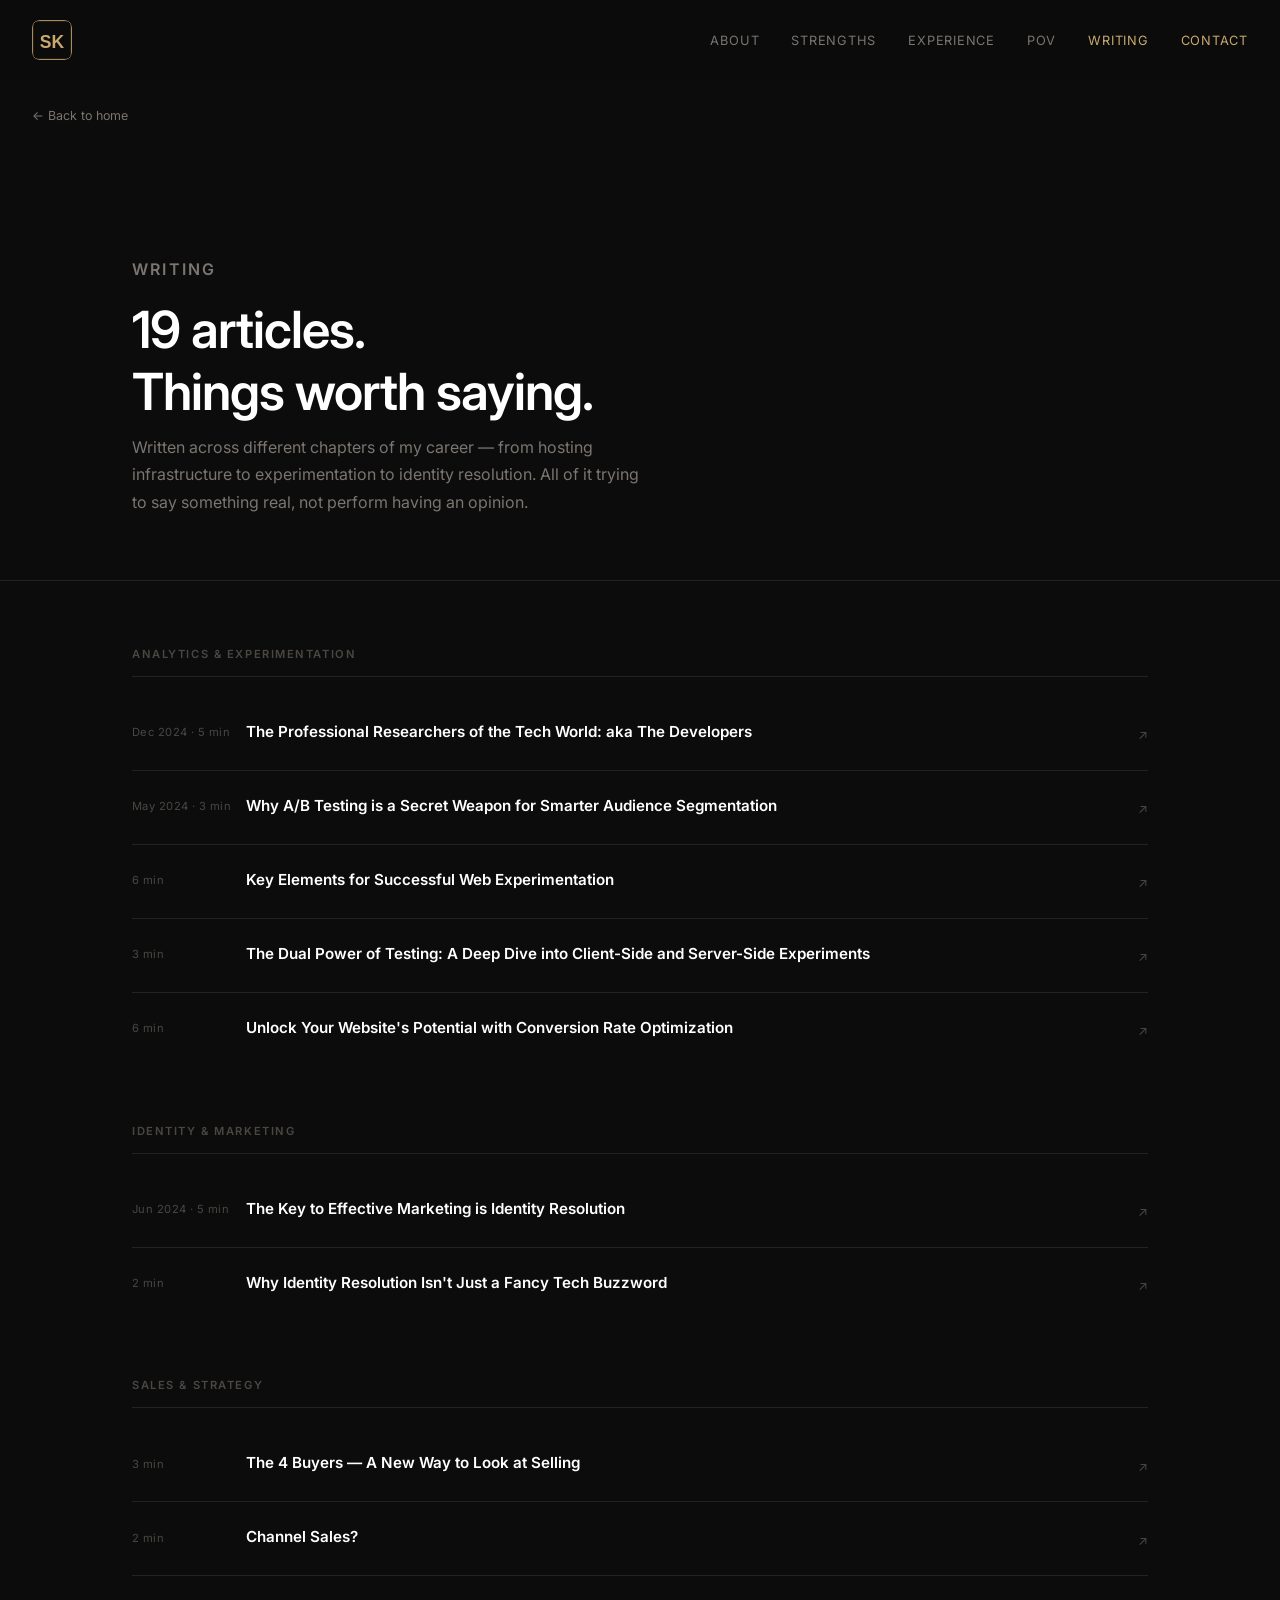
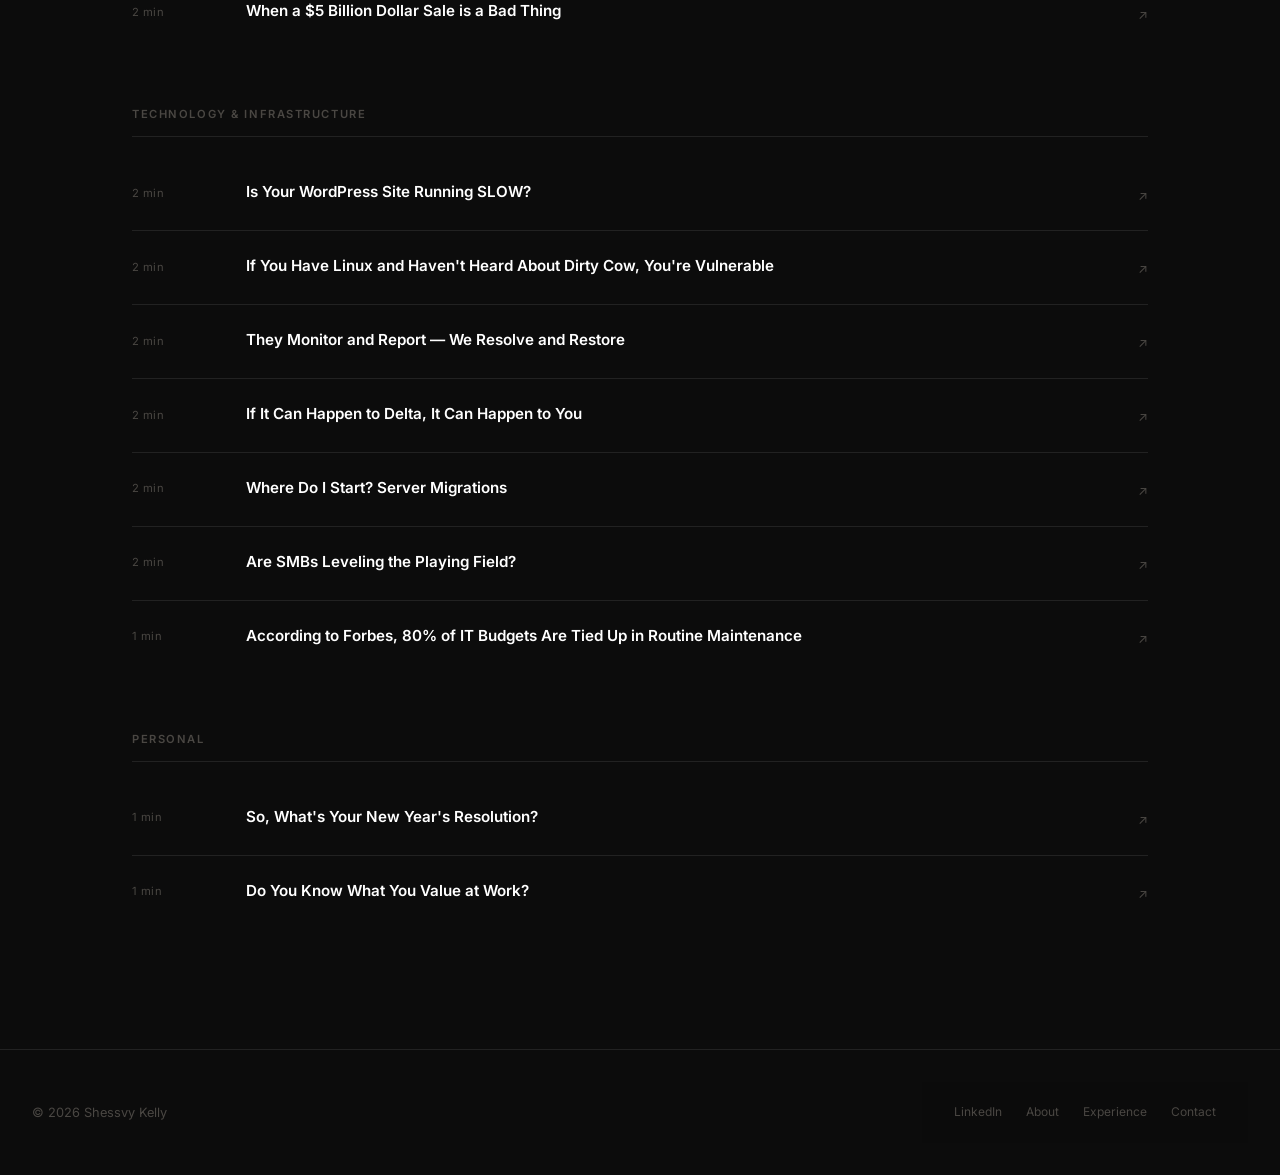
<file: writing.html>
<!DOCTYPE html>
<html lang="en">
<head>
  <meta charset="UTF-8" />
  <meta name="viewport" content="width=device-width, initial-scale=1.0" />
  <title>Writing — Shessvy Kelly</title>
  <meta name="description" content="Articles and writing by Shessvy Kelly on analytics, experimentation, sales, and technology." />
  <link rel="preconnect" href="https://fonts.googleapis.com" />
  <link rel="preconnect" href="https://fonts.gstatic.com" crossorigin />
  <link href="https://fonts.googleapis.com/css2?family=Inter:wght@400;500;600;700&display=swap" rel="stylesheet" />
  <link rel="icon" type="image/png" sizes="32x32" href="logo132px.png" />
  <link rel="apple-touch-icon" sizes="128x128" href="logo128px.png" />
  <link rel="stylesheet" href="style.css" />
  <style>
    .writing-hero {
      padding: 8rem 0 4rem;
      border-bottom: 1px solid var(--border);
    }

    .writing-hero h1 {
      font-size: clamp(2rem, 4vw, 3.5rem);
      color: var(--white);
      margin-bottom: 0.75rem;
    }

    .writing-hero p {
      color: var(--text-muted);
      max-width: 520px;
      font-size: 1rem;
    }

    .writing-body {
      padding: 4rem 0;
    }

    .writing-group {
      margin-bottom: 3.5rem;
    }

    .writing-group-label {
      font-size: 0.7rem;
      font-weight: 600;
      letter-spacing: 0.14em;
      text-transform: uppercase;
      color: var(--text-dim);
      margin-bottom: 1.25rem;
      padding-bottom: 0.75rem;
      border-bottom: 1px solid var(--border);
    }

    .writing-list {
      display: flex;
      flex-direction: column;
      gap: 0;
    }

    .writing-item {
      display: grid;
      grid-template-columns: 90px 1fr auto;
      gap: 1.5rem;
      padding: 1.5rem 0;
      border-bottom: 1px solid var(--border);
      align-items: start;
      text-decoration: none;
      transition: background var(--transition);
    }

    .writing-item:last-child {
      border-bottom: none;
    }

    .writing-item:hover .writing-item-title {
      color: var(--accent);
    }

    .writing-item-read {
      font-size: 0.7rem;
      color: var(--text-dim);
      letter-spacing: 0.04em;
      padding-top: 0.15rem;
      white-space: nowrap;
    }

    .writing-item-title {
      font-size: 0.95rem;
      font-weight: 600;
      color: var(--white);
      line-height: 1.4;
      transition: color var(--transition);
    }

    .writing-item-arrow {
      font-size: 0.8rem;
      color: var(--text-dim);
      padding-top: 0.2rem;
      transition: color var(--transition);
    }

    .writing-item:hover .writing-item-arrow {
      color: var(--accent);
    }

    @media (max-width: 600px) {
      .writing-item {
        grid-template-columns: 1fr auto;
        gap: 0.5rem;
      }

      .writing-item-read {
        grid-column: 1;
        grid-row: 2;
      }

      .writing-item-title {
        grid-column: 1;
        grid-row: 1;
      }

      .writing-item-arrow {
        grid-column: 2;
        grid-row: 1;
      }
    }
  </style>
</head>
<body>

  <!-- NAV -->
  <nav>
    <a href="index.html" class="nav-logo">
      <img src="logo.svg" alt="SK" class="nav-logo-img" />
    </a>
    <button class="nav-hamburger" aria-label="Open menu">&#9776;</button>
    <ul class="nav-links" id="nav-links">
      <button class="nav-close" id="nav-close" aria-label="Close menu">&#10005;</button>
      <li><a href="index.html#about">About</a></li>
      <li><a href="index.html#strengths">Strengths</a></li>
      <li><a href="experience.html">Experience</a></li>
      <li><a href="index.html#pov">POV</a></li>
      <li><a href="writing.html" style="color: var(--accent);">Writing</a></li>
      <li><a href="index.html#contact" class="nav-cta">Contact</a></li>
    </ul>
  </nav>

  <a href="index.html" class="back-home">← Back to home</a>

  <!-- HERO -->
  <div class="writing-hero">
    <div class="container">
      <p class="section-label">Writing</p>
      <h1>19 articles.<br>Things worth saying.</h1>
      <p>Written across different chapters of my career — from hosting infrastructure to experimentation to identity resolution. All of it trying to say something real, not perform having an opinion.</p>
    </div>
  </div>

  <!-- ARTICLES -->
  <div class="writing-body">
    <div class="container">

      <!-- ANALYTICS & EXPERIMENTATION -->
      <div class="writing-group">
        <p class="writing-group-label">Analytics &amp; Experimentation</p>
        <div class="writing-list">

          <a href="https://www.linkedin.com/pulse/professional-researchers-tech-world-aka-developers-shessvy-lepekelly-mrgsc" target="_blank" rel="noopener" class="writing-item fade-up">
            <span class="writing-item-read">Dec 2024 · 5 min</span>
            <span class="writing-item-title">The Professional Researchers of the Tech World: aka The Developers</span>
            <span class="writing-item-arrow">↗</span>
          </a>

          <a href="https://www.linkedin.com/pulse/why-ab-testing-secret-weapon-smarter-audience-shessvy-lepekelly-4xktc" target="_blank" rel="noopener" class="writing-item fade-up">
            <span class="writing-item-read">May 2024 · 3 min</span>
            <span class="writing-item-title">Why A/B Testing is a Secret Weapon for Smarter Audience Segmentation</span>
            <span class="writing-item-arrow">↗</span>
          </a>

          <a href="https://www.linkedin.com/pulse/key-elements-successful-web-experimentation-shessvy-lepekelly" target="_blank" rel="noopener" class="writing-item fade-up">
            <span class="writing-item-read">6 min</span>
            <span class="writing-item-title">Key Elements for Successful Web Experimentation</span>
            <span class="writing-item-arrow">↗</span>
          </a>

          <a href="https://www.linkedin.com/pulse/dual-power-testing-deep-dive-client-side-server-side-lepekelly" target="_blank" rel="noopener" class="writing-item fade-up">
            <span class="writing-item-read">3 min</span>
            <span class="writing-item-title">The Dual Power of Testing: A Deep Dive into Client-Side and Server-Side Experiments</span>
            <span class="writing-item-arrow">↗</span>
          </a>

          <a href="https://www.linkedin.com/pulse/unlock-your-websites-potential-conversion-rate-shessvy-lepekelly" target="_blank" rel="noopener" class="writing-item fade-up">
            <span class="writing-item-read">6 min</span>
            <span class="writing-item-title">Unlock Your Website's Potential with Conversion Rate Optimization</span>
            <span class="writing-item-arrow">↗</span>
          </a>

        </div>
      </div>

      <!-- IDENTITY & MARKETING -->
      <div class="writing-group">
        <p class="writing-group-label">Identity &amp; Marketing</p>
        <div class="writing-list">

          <a href="https://www.linkedin.com/pulse/key-effective-marketing-identity-resolution-shessvy-lepekelly-ooojc" target="_blank" rel="noopener" class="writing-item fade-up">
            <span class="writing-item-read">Jun 2024 · 5 min</span>
            <span class="writing-item-title">The Key to Effective Marketing is Identity Resolution</span>
            <span class="writing-item-arrow">↗</span>
          </a>

          <a href="https://www.linkedin.com/pulse/why-identity-resolution-isnt-just-fancy-tech-buzzword-lepekelly-g0cuf" target="_blank" rel="noopener" class="writing-item fade-up">
            <span class="writing-item-read">2 min</span>
            <span class="writing-item-title">Why Identity Resolution Isn't Just a Fancy Tech Buzzword</span>
            <span class="writing-item-arrow">↗</span>
          </a>

        </div>
      </div>

      <!-- SALES & STRATEGY -->
      <div class="writing-group">
        <p class="writing-group-label">Sales &amp; Strategy</p>
        <div class="writing-list">

          <a href="https://www.linkedin.com/pulse/4-buyers-i-new-way-look-selling-shessvy-lepekelly" target="_blank" rel="noopener" class="writing-item fade-up">
            <span class="writing-item-read">3 min</span>
            <span class="writing-item-title">The 4 Buyers — A New Way to Look at Selling</span>
            <span class="writing-item-arrow">↗</span>
          </a>

          <a href="https://www.linkedin.com/pulse/channel-sales-shessvy-lepekelly" target="_blank" rel="noopener" class="writing-item fade-up">
            <span class="writing-item-read">2 min</span>
            <span class="writing-item-title">Channel Sales?</span>
            <span class="writing-item-arrow">↗</span>
          </a>

          <a href="https://www.linkedin.com/pulse/when-5-billion-dollar-sale-bad-thing-shessvy-lepekelly" target="_blank" rel="noopener" class="writing-item fade-up">
            <span class="writing-item-read">2 min</span>
            <span class="writing-item-title">When a $5 Billion Dollar Sale is a Bad Thing</span>
            <span class="writing-item-arrow">↗</span>
          </a>

        </div>
      </div>

      <!-- TECHNOLOGY & INFRASTRUCTURE -->
      <div class="writing-group">
        <p class="writing-group-label">Technology &amp; Infrastructure</p>
        <div class="writing-list">

          <a href="https://www.linkedin.com/pulse/your-wordpress-site-running-slow-shessvy-lepekelly" target="_blank" rel="noopener" class="writing-item fade-up">
            <span class="writing-item-read">2 min</span>
            <span class="writing-item-title">Is Your WordPress Site Running SLOW?</span>
            <span class="writing-item-arrow">↗</span>
          </a>

          <a href="https://www.linkedin.com/pulse/you-have-linux-heard-dirty-cow-vulnerable-its-effects-lepekelly" target="_blank" rel="noopener" class="writing-item fade-up">
            <span class="writing-item-read">2 min</span>
            <span class="writing-item-title">If You Have Linux and Haven't Heard About Dirty Cow, You're Vulnerable</span>
            <span class="writing-item-arrow">↗</span>
          </a>

          <a href="https://www.linkedin.com/pulse/monitor-report-we-resolve-restore-shessvy-lepekelly" target="_blank" rel="noopener" class="writing-item fade-up">
            <span class="writing-item-read">2 min</span>
            <span class="writing-item-title">They Monitor and Report — We Resolve and Restore</span>
            <span class="writing-item-arrow">↗</span>
          </a>

          <a href="https://www.linkedin.com/pulse/can-happen-delta-you-shessvy-lepekelly" target="_blank" rel="noopener" class="writing-item fade-up">
            <span class="writing-item-read">2 min</span>
            <span class="writing-item-title">If It Can Happen to Delta, It Can Happen to You</span>
            <span class="writing-item-arrow">↗</span>
          </a>

          <a href="https://www.linkedin.com/pulse/your-future-sure-you-ready-shessvy-lepekelly" target="_blank" rel="noopener" class="writing-item fade-up">
            <span class="writing-item-read">2 min</span>
            <span class="writing-item-title">Where Do I Start? Server Migrations</span>
            <span class="writing-item-arrow">↗</span>
          </a>

          <a href="https://www.linkedin.com/pulse/smbs-leveling-playing-field-shessvy-lepekelly" target="_blank" rel="noopener" class="writing-item fade-up">
            <span class="writing-item-read">2 min</span>
            <span class="writing-item-title">Are SMBs Leveling the Playing Field?</span>
            <span class="writing-item-arrow">↗</span>
          </a>

          <a href="https://www.linkedin.com/pulse/according-forbes-80-budgets-tied-up-routine-shessvy" target="_blank" rel="noopener" class="writing-item fade-up">
            <span class="writing-item-read">1 min</span>
            <span class="writing-item-title">According to Forbes, 80% of IT Budgets Are Tied Up in Routine Maintenance</span>
            <span class="writing-item-arrow">↗</span>
          </a>

        </div>
      </div>

      <!-- PERSONAL -->
      <div class="writing-group">
        <p class="writing-group-label">Personal</p>
        <div class="writing-list">

          <a href="https://www.linkedin.com/pulse/so-whats-your-new-years-resolution-shessvy" target="_blank" rel="noopener" class="writing-item fade-up">
            <span class="writing-item-read">1 min</span>
            <span class="writing-item-title">So, What's Your New Year's Resolution?</span>
            <span class="writing-item-arrow">↗</span>
          </a>

          <a href="https://www.linkedin.com/pulse/do-you-know-what-value-work-lepekelly-it-managed-service-provider" target="_blank" rel="noopener" class="writing-item fade-up">
            <span class="writing-item-read">1 min</span>
            <span class="writing-item-title">Do You Know What You Value at Work?</span>
            <span class="writing-item-arrow">↗</span>
          </a>

        </div>
      </div>

    </div>
  </div>

  <!-- FOOTER -->
  <footer>
    <p class="footer-name">© 2026 Shessvy Kelly</p>
    <nav class="footer-links">
      <a href="https://www.linkedin.com/in/shessvy" target="_blank" rel="noopener">LinkedIn</a>
      <a href="index.html#about">About</a>
      <a href="experience.html">Experience</a>
      <a href="index.html#contact">Contact</a>
    </nav>
  </footer>

  <script src="script.js"></script>
</body>
</html>
</file>
<file: style.css>
/* ===== RESET & BASE ===== */
*, *::before, *::after {
  box-sizing: border-box;
  margin: 0;
  padding: 0;
}

:root {
  --bg: #0c0c0c;
  --bg-secondary: #111111;
  --bg-card: #161616;
  --border: #222222;
  --text: #e8e4de;
  --text-muted: #7a7570;
  --text-dim: #4a4743;
  --accent: #c9a96e;
  --accent-dim: rgba(201, 169, 110, 0.12);
  --accent-border: rgba(201, 169, 110, 0.3);
  --white: #ffffff;
  --font-sans: 'Inter', -apple-system, BlinkMacSystemFont, 'Segoe UI', sans-serif;
  --font-serif: 'Playfair Display', Georgia, serif;
  --transition: 0.2s ease;
  --radius: 6px;
  --max-width: 1080px;
}

html {
  scroll-behavior: smooth;
  font-size: 16px;
}

body {
  background-color: var(--bg);
  color: var(--text);
  font-family: var(--font-sans);
  line-height: 1.7;
  -webkit-font-smoothing: antialiased;
  -moz-osx-font-smoothing: grayscale;
}

/* ===== SCROLLBAR ===== */
::-webkit-scrollbar { width: 6px; }
::-webkit-scrollbar-track { background: var(--bg); }
::-webkit-scrollbar-thumb { background: var(--border); border-radius: 3px; }

/* ===== TYPOGRAPHY ===== */
h1, h2, h3, h4 {
  font-family: var(--font-sans);
  font-weight: 600;
  letter-spacing: -0.02em;
  line-height: 1.2;
}

a {
  color: var(--accent);
  text-decoration: none;
  transition: opacity var(--transition);
}

a:hover { opacity: 0.75; }

/* ===== NAV ===== */
nav {
  position: static;
  z-index: 100;
  padding: 1.25rem 2rem;
  display: flex;
  align-items: center;
  justify-content: space-between;
  background: rgba(12, 12, 12, 0.9);
  backdrop-filter: blur(12px);
  border-bottom: 1px solid transparent;
  transition: border-color var(--transition);
}

nav.scrolled { border-bottom-color: var(--border); }

.nav-logo {
  display: flex;
  align-items: center;
  text-decoration: none;
}

.nav-logo-img {
  width: 40px;
  height: 40px;
  display: block;
  border-radius: 8px;
}

.nav-links {
  display: flex;
  gap: 2rem;
  list-style: none;
}

.nav-links a {
  font-size: 0.8rem;
  color: var(--text-muted);
  letter-spacing: 0.06em;
  text-transform: uppercase;
  transition: color var(--transition);
}

.nav-links a:hover {
  color: var(--text);
  opacity: 1;
}

.nav-cta {
  font-size: 0.8rem !important;
  color: var(--accent) !important;
}

.nav-close {
  display: none;
}

.nav-hamburger {
  display: none;
  background: none;
  border: none;
  color: var(--text-muted);
  font-size: 1.25rem;
  cursor: pointer;
  padding: 0.25rem;
  line-height: 1;
}

/* ===== BACK HOME ===== */
.back-home {
  display: inline-flex;
  align-items: center;
  gap: 0.4rem;
  font-size: 0.78rem;
  color: var(--text-muted);
  text-decoration: none;
  padding: 1.5rem 2rem 0;
  max-width: var(--max-width);
  margin: 0 auto;
  transition: color var(--transition);
}

.back-home:hover {
  color: var(--accent);
  opacity: 1;
}

/* ===== LAYOUT ===== */
.container {
  max-width: var(--max-width);
  margin: 0 auto;
  padding: 0 2rem;
}

section {
  padding: 6rem 0;
  border-bottom: 1px solid var(--border);
}

section:last-of-type { border-bottom: none; }

.section-label {
  font-size: 0.7rem;
  font-weight: 600;
  letter-spacing: 0.14em;
  text-transform: uppercase;
  color: var(--accent);
  margin-bottom: 1rem;
}

/* ===== HERO ===== */
#hero {
  min-height: 100vh;
  display: flex;
  align-items: center;
  padding: 0;
  border-bottom: 1px solid var(--border);
  position: relative;
  overflow: hidden;
}

.hero-grid {
  position: absolute;
  inset: 0;
  background-image:
    linear-gradient(rgba(201, 169, 110, 0.03) 1px, transparent 1px),
    linear-gradient(90deg, rgba(201, 169, 110, 0.03) 1px, transparent 1px);
  background-size: 60px 60px;
  mask-image: radial-gradient(ellipse 80% 60% at 50% 50%, black 30%, transparent 100%);
}

.hero-content {
  position: relative;
  z-index: 1;
  max-width: 780px;
}

.hero-eyebrow {
  display: inline-flex;
  align-items: center;
  gap: 0.5rem;
  font-size: 0.75rem;
  letter-spacing: 0.1em;
  text-transform: uppercase;
  color: var(--text-muted);
  margin-bottom: 2rem;
}

.hero-eyebrow-dot {
  width: 6px;
  height: 6px;
  border-radius: 50%;
  background: var(--accent);
  animation: pulse 2.5s ease-in-out infinite;
}

@keyframes pulse {
  0%, 100% { opacity: 1; transform: scale(1); }
  50% { opacity: 0.5; transform: scale(0.85); }
}

.hero-headline {
  font-size: clamp(2.8rem, 6vw, 5.5rem);
  font-weight: 700;
  letter-spacing: -0.03em;
  line-height: 1.05;
  color: var(--white);
  margin-bottom: 1.5rem;
}

.hero-headline em {
  font-style: normal;
  color: var(--accent);
}

.hero-sub {
  font-size: 1.15rem;
  color: var(--text-muted);
  max-width: 520px;
  line-height: 1.7;
  margin-bottom: 2.5rem;
}

.hero-actions {
  display: flex;
  gap: 1rem;
  flex-wrap: wrap;
}

.btn {
  display: inline-block;
  padding: 0.8rem 1.8rem;
  font-size: 0.85rem;
  font-weight: 500;
  border-radius: var(--radius);
  transition: all var(--transition);
  cursor: pointer;
  letter-spacing: 0.02em;
}

.btn-primary {
  background: var(--accent);
  color: #0c0c0c;
  border: 1px solid var(--accent);
}

.btn-primary:hover {
  background: transparent;
  color: var(--accent);
  opacity: 1;
}

.btn-ghost {
  background: transparent;
  color: var(--text);
  border: 1px solid var(--border);
}

.btn-ghost:hover {
  border-color: var(--text-muted);
  opacity: 1;
}

.hero-stats {
  display: flex;
  gap: 3rem;
  margin-top: 4rem;
  padding-top: 3rem;
  border-top: 1px solid var(--border);
  flex-wrap: wrap;
}

.stat-item {
  display: flex;
  flex-direction: column;
  gap: 0.25rem;
}

.stat-number {
  font-size: 2rem;
  font-weight: 700;
  color: var(--white);
  letter-spacing: -0.03em;
  line-height: 1;
}

.stat-label {
  font-size: 0.75rem;
  color: var(--text-muted);
  letter-spacing: 0.04em;
}

/* ===== ABOUT PHOTO ===== */
.about-photo-row {
  display: flex;
  flex-direction: row;
  align-items: center;
  gap: 1.75rem;
  margin-bottom: 4rem;
  padding-bottom: 4rem;
  border-bottom: 1px solid var(--border);
}

.about-photo {
  width: 160px;
  height: 160px;
  min-width: 160px;
  min-height: 160px;
  border-radius: 50%;
  object-fit: cover;
  object-position: center top;
  border: 2px solid var(--border);
  flex-shrink: 0;
  display: block;
}

.about-photo-meta {
  display: flex;
  flex-direction: column;
  gap: 0.25rem;
}

.about-photo-name {
  font-size: 1.1rem;
  font-weight: 600;
  color: var(--white);
  line-height: 1.2;
}

.about-photo-title {
  font-size: 0.82rem;
  color: var(--text-muted);
}

.about-photo-location {
  font-size: 0.75rem;
  color: var(--text-dim);
}

/* ===== ABOUT ===== */
#about .about-grid {
  display: grid;
  grid-template-columns: 1fr 1fr;
  gap: 5rem;
  align-items: start;
}

#about h2 {
  font-size: clamp(1.8rem, 3.5vw, 2.8rem);
  color: var(--white);
  margin-bottom: 1.5rem;
}

#about p {
  color: var(--text-muted);
  margin-bottom: 1.25rem;
  font-size: 1rem;
}

#about p strong {
  color: var(--text);
  font-weight: 500;
}

.about-callout {
  background: var(--accent-dim);
  border-left: 2px solid var(--accent);
  padding: 1.25rem 1.5rem;
  border-radius: 0 var(--radius) var(--radius) 0;
  margin: 2rem 0;
}

.about-callout p {
  color: var(--text) !important;
  font-size: 0.95rem !important;
  margin: 0 !important;
  font-style: italic;
}

.about-tags {
  display: flex;
  flex-wrap: wrap;
  gap: 0.5rem;
  margin-top: 1.5rem;
}

.tag {
  font-size: 0.72rem;
  padding: 0.35rem 0.75rem;
  border-radius: 999px;
  border: 1px solid var(--border);
  color: var(--text-muted);
  letter-spacing: 0.04em;
  background: var(--bg-card);
}

/* ===== STRENGTHS ===== */
#strengths h2 {
  font-size: clamp(1.8rem, 3.5vw, 2.8rem);
  color: var(--white);
  margin-bottom: 0.75rem;
}

#strengths .section-intro {
  color: var(--text-muted);
  max-width: 520px;
  margin-bottom: 3.5rem;
}

.strengths-grid {
  display: grid;
  grid-template-columns: repeat(auto-fit, minmax(300px, 1fr));
  gap: 1.5px;
  background: var(--border);
  border: 1px solid var(--border);
  border-radius: var(--radius);
  overflow: hidden;
}

.strength-card {
  background: var(--bg-card);
  padding: 2rem;
  transition: background var(--transition);
}

.strength-card:hover {
  background: #1c1c1c;
}

.strength-num {
  font-size: 0.7rem;
  font-weight: 600;
  color: var(--accent);
  letter-spacing: 0.1em;
  margin-bottom: 1rem;
}

.strength-title {
  font-size: 1rem;
  font-weight: 600;
  color: var(--white);
  margin-bottom: 0.6rem;
}

.strength-desc {
  font-size: 0.875rem;
  color: var(--text-muted);
  line-height: 1.6;
}

/* ===== HOW I THINK ===== */
#thinking {
  background: var(--bg-secondary);
}

#thinking h2 {
  font-size: clamp(1.8rem, 3.5vw, 2.8rem);
  color: var(--white);
  margin-bottom: 0.75rem;
}

#thinking .section-intro {
  color: var(--text-muted);
  max-width: 560px;
  margin-bottom: 3.5rem;
}

.thinking-steps {
  display: flex;
  flex-direction: column;
  gap: 0;
  position: relative;
  max-width: 680px;
}

.thinking-steps::before {
  content: '';
  position: absolute;
  left: 1.5rem;
  top: 3rem;
  bottom: 3rem;
  width: 1px;
  background: linear-gradient(to bottom, var(--accent-border), transparent);
}

.thinking-step {
  display: flex;
  gap: 2rem;
  padding: 1.5rem 0;
}

.step-marker {
  flex-shrink: 0;
  width: 3rem;
  height: 3rem;
  border-radius: 50%;
  background: var(--bg-card);
  border: 1px solid var(--border);
  display: flex;
  align-items: center;
  justify-content: center;
  font-size: 0.75rem;
  font-weight: 700;
  color: var(--accent);
  position: relative;
  z-index: 1;
  margin-top: 0.1rem;
}

.step-content h3 {
  font-size: 1rem;
  font-weight: 600;
  color: var(--white);
  margin-bottom: 0.4rem;
}

.step-content p {
  font-size: 0.875rem;
  color: var(--text-muted);
  line-height: 1.6;
}

/* ===== EXPERIENCE ===== */
#experience h2 {
  font-size: clamp(1.8rem, 3.5vw, 2.8rem);
  color: var(--white);
  margin-bottom: 3.5rem;
}

.exp-list {
  display: flex;
  flex-direction: column;
  gap: 0;
}

.exp-item {
  display: grid;
  grid-template-columns: 200px 1fr;
  gap: 2rem;
  padding: 2.5rem 0;
  border-top: 1px solid var(--border);
}

.exp-item:last-child { border-bottom: 1px solid var(--border); }

.exp-meta {
  display: flex;
  flex-direction: column;
  gap: 0.3rem;
}

.exp-period {
  font-size: 0.75rem;
  color: var(--text-dim);
  letter-spacing: 0.06em;
  text-transform: uppercase;
}

.exp-company {
  font-size: 0.85rem;
  font-weight: 600;
  color: var(--text-muted);
}

.exp-location {
  font-size: 0.75rem;
  color: var(--text-dim);
}

.exp-body {}

.exp-title {
  font-size: 1.1rem;
  font-weight: 600;
  color: var(--white);
  margin-bottom: 0.75rem;
}

.exp-desc {
  font-size: 0.875rem;
  color: var(--text-muted);
  line-height: 1.7;
  margin-bottom: 1rem;
}

.exp-highlights {
  display: flex;
  flex-direction: column;
  gap: 0.4rem;
}

.exp-highlight {
  font-size: 0.8rem;
  color: var(--text-muted);
  padding-left: 1rem;
  position: relative;
}

.exp-highlight::before {
  content: '→';
  position: absolute;
  left: 0;
  color: var(--accent);
  font-size: 0.7rem;
}

/* ===== POINT OF VIEW ===== */
#pov {
  background: var(--bg-secondary);
}

.pov-grid {
  display: grid;
  grid-template-columns: 1fr 1fr;
  gap: 5rem;
  align-items: center;
}

.pov-headline {
  font-size: clamp(1.6rem, 3vw, 2.4rem);
  color: var(--white);
  line-height: 1.2;
  margin-bottom: 1.5rem;
}

.pov-headline em {
  color: var(--accent);
  font-style: normal;
}

.pov-body p {
  color: var(--text-muted);
  margin-bottom: 1.25rem;
  font-size: 0.95rem;
}

.pov-beliefs {
  display: flex;
  flex-direction: column;
  gap: 0;
}

.pov-belief {
  padding: 1.25rem 0;
  border-top: 1px solid var(--border);
}

.pov-belief:last-child { border-bottom: 1px solid var(--border); }

.pov-belief-q {
  font-size: 0.75rem;
  color: var(--text-dim);
  letter-spacing: 0.06em;
  text-transform: uppercase;
  margin-bottom: 0.4rem;
}

.pov-belief-a {
  font-size: 0.9rem;
  color: var(--text);
}

/* ===== WRITING ===== */
#writing h2 {
  font-size: clamp(1.8rem, 3.5vw, 2.8rem);
  color: var(--white);
  margin-bottom: 0.75rem;
}

#writing .section-intro {
  color: var(--text-muted);
  max-width: 480px;
  margin-bottom: 3rem;
}

.articles-grid {
  display: grid;
  grid-template-columns: repeat(auto-fit, minmax(280px, 1fr));
  gap: 1.5rem;
}

.article-card {
  background: var(--bg-card);
  border: 1px solid var(--border);
  border-radius: var(--radius);
  padding: 1.75rem;
  transition: border-color var(--transition), transform var(--transition);
  cursor: pointer;
}

.article-card:hover {
  border-color: var(--accent-border);
  transform: translateY(-2px);
}

.article-date {
  font-size: 0.7rem;
  color: var(--text-dim);
  letter-spacing: 0.08em;
  text-transform: uppercase;
  margin-bottom: 0.75rem;
}

.article-title {
  font-size: 0.95rem;
  font-weight: 600;
  color: var(--white);
  line-height: 1.4;
  margin-bottom: 0.75rem;
}

.article-excerpt {
  font-size: 0.8rem;
  color: var(--text-muted);
  line-height: 1.6;
}

/* ===== CONTACT ===== */
#contact {
  text-align: center;
}

#contact h2 {
  font-size: clamp(2rem, 4vw, 3.5rem);
  color: var(--white);
  margin-bottom: 1rem;
}

#contact .section-intro {
  color: var(--text-muted);
  max-width: 480px;
  margin: 0 auto 2.5rem;
}

.contact-links {
  display: flex;
  gap: 1rem;
  justify-content: center;
  flex-wrap: wrap;
}

/* ===== FOOTER ===== */
footer {
  padding: 2rem;
  border-top: 1px solid var(--border);
  display: flex;
  align-items: center;
  justify-content: space-between;
  gap: 1rem;
  flex-wrap: wrap;
}

.footer-name {
  font-size: 0.8rem;
  color: var(--text-dim);
}

.footer-links {
  display: flex;
  gap: 1.5rem;
}

.footer-links a {
  font-size: 0.75rem;
  color: var(--text-dim);
}

.footer-links a:hover { color: var(--text-muted); opacity: 1; }

/* ===== FADE-IN ANIMATIONS ===== */
.fade-up {
  opacity: 0;
  transform: translateY(20px);
  transition: opacity 0.6s ease, transform 0.6s ease;
}

.fade-up.visible {
  opacity: 1;
  transform: translateY(0);
}

/* ===== MOBILE ===== */
@media (max-width: 768px) {
  nav { padding: 1rem 1.5rem; }

  .nav-hamburger { display: block; }

  .nav-links {
    display: none;
    position: fixed;
    top: 0; left: 0; right: 0; bottom: 0;
    background: #ffffff;
    flex-direction: column;
    align-items: center;
    justify-content: center;
    gap: 2.5rem;
    z-index: 200;
  }

  .nav-links.open { display: flex; }

  .nav-links a {
    font-size: 1.1rem;
    color: #111111;
  }

  .nav-links a:hover {
    color: var(--accent);
    opacity: 1;
  }

  .nav-close {
    display: block;
    position: absolute;
    top: 1.5rem;
    right: 1.5rem;
    background: none;
    border: none;
    color: #111111;
    font-size: 1.5rem;
    cursor: pointer;
  }

  .container { padding: 0 1.5rem; }

  section { padding: 4rem 0; }

  #about .about-grid,
  .pov-grid {
    grid-template-columns: 1fr;
    gap: 2.5rem;
  }

  .exp-item {
    grid-template-columns: 1fr;
    gap: 0.5rem;
  }

  .exp-meta { flex-direction: row; flex-wrap: wrap; gap: 0.5rem; align-items: center; }

  .hero-stats { gap: 2rem; }

  .stat-number { font-size: 1.5rem; }

  .strengths-grid { grid-template-columns: 1fr; }
}
</file>
